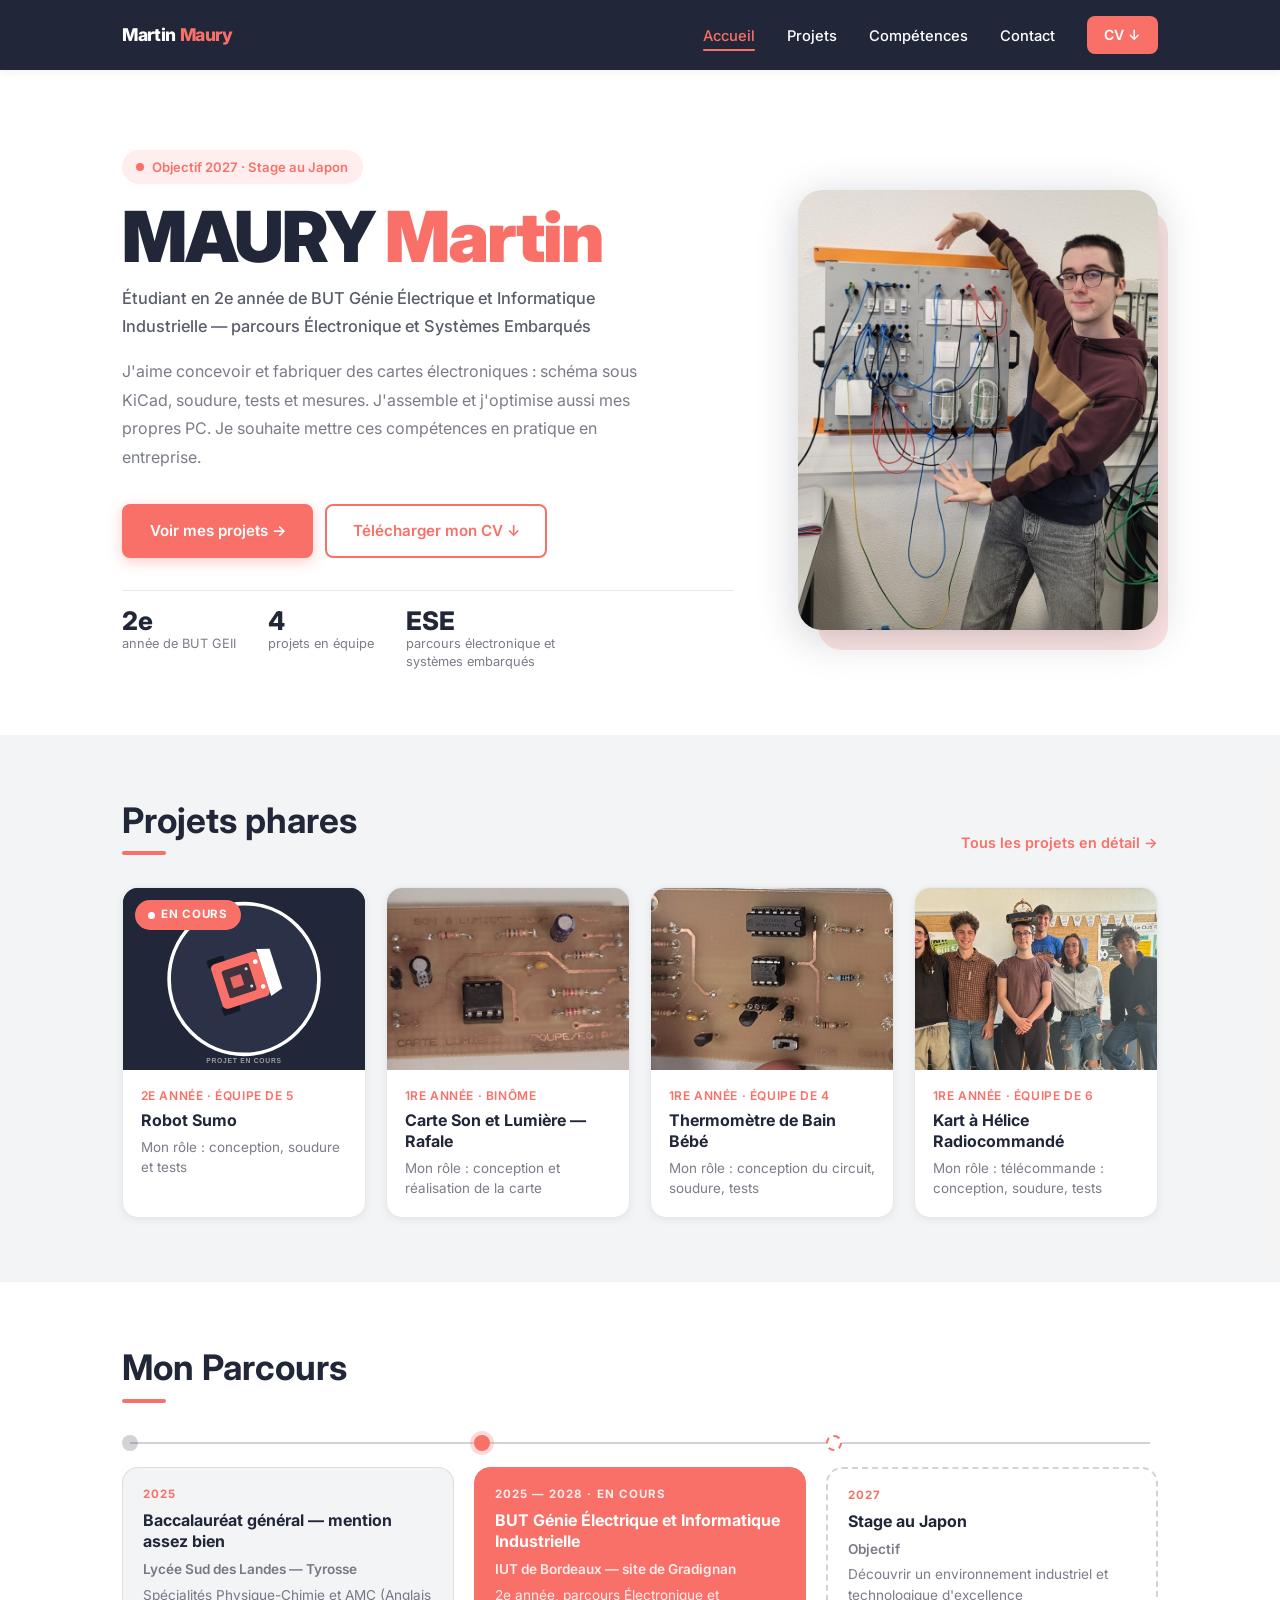
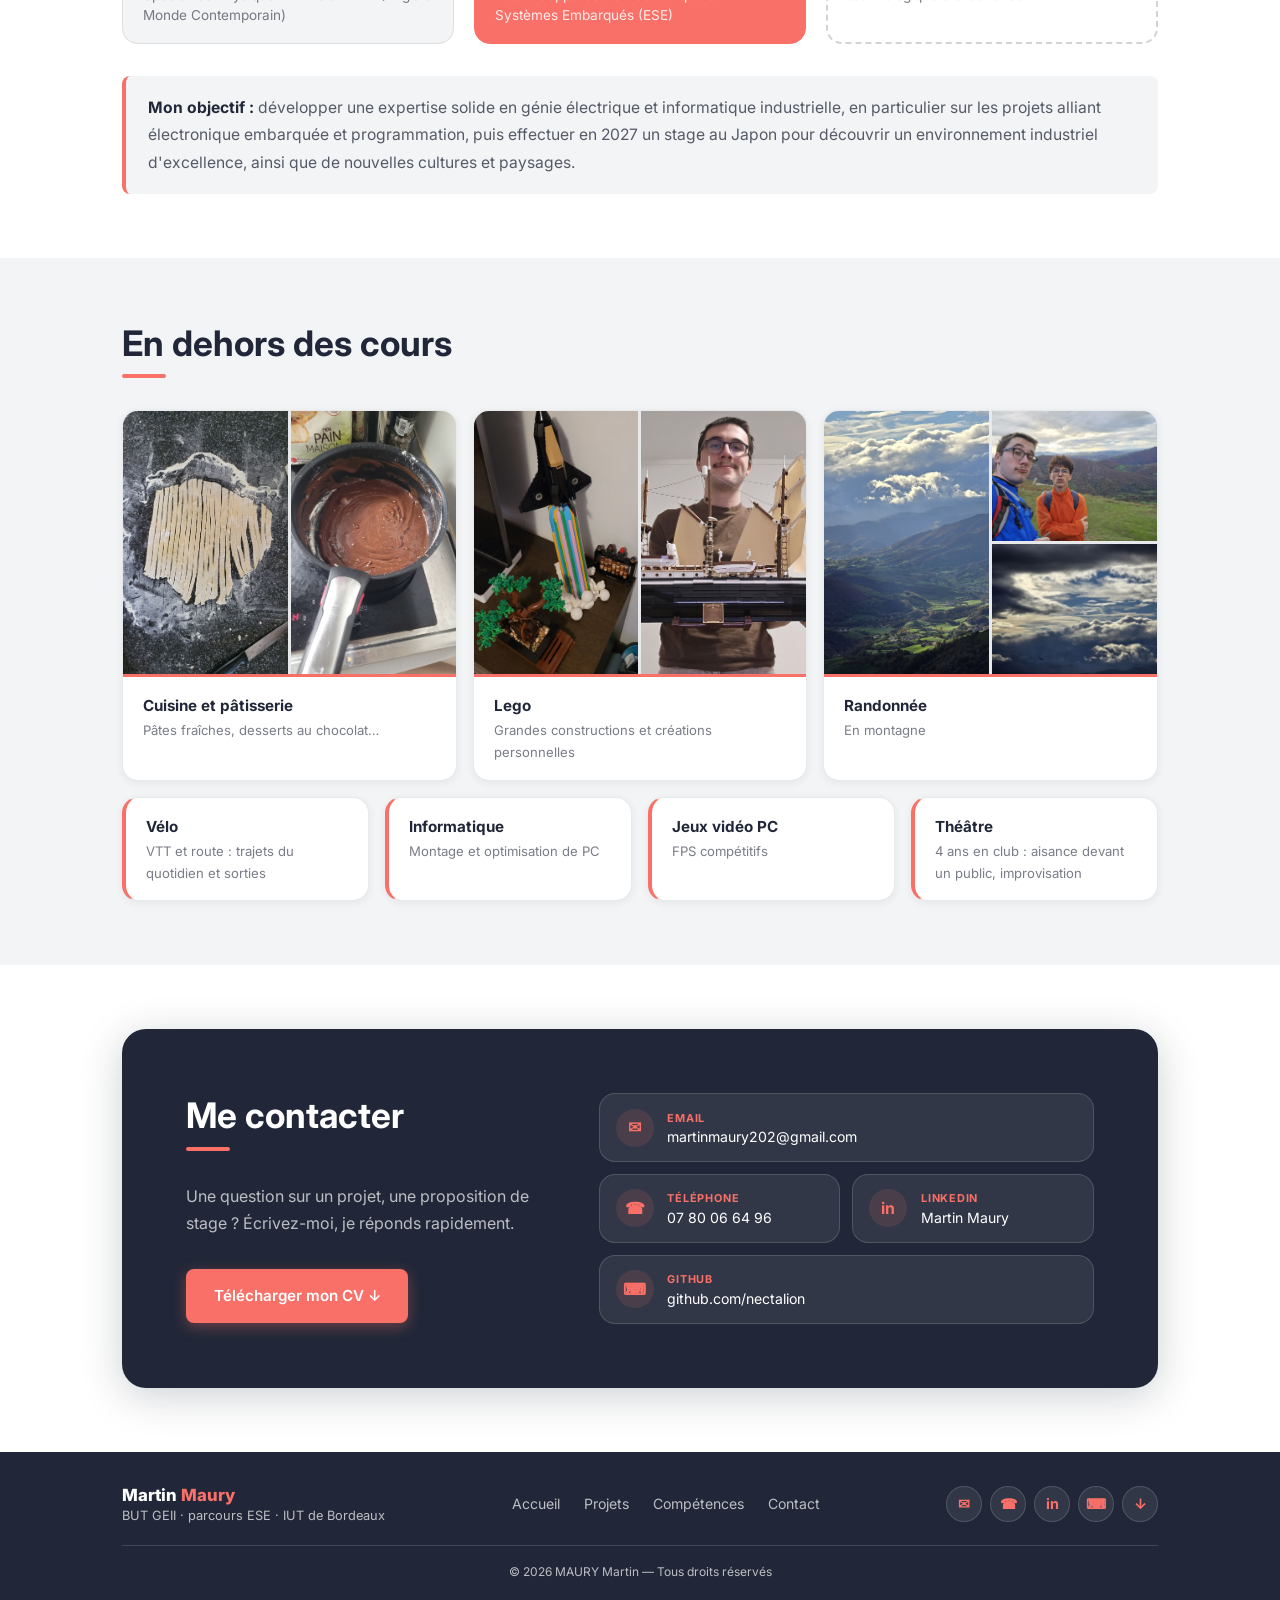
<file: index.html>
<!DOCTYPE html>
<html lang="fr">
<head>
  <meta charset="UTF-8" />
  <meta name="viewport" content="width=device-width, initial-scale=1.0" />
  <title>MAURY Martin — Portfolio</title>
  <meta name="description" content="Portfolio de Martin MAURY, étudiant en 2e année de BUT Génie Électrique et Informatique Industrielle (GEII), parcours Électronique et Systèmes Embarqués, à l'IUT de Bordeaux. Projets, compétences et parcours." />
  <meta name="author" content="MAURY Martin" />
  <link rel="stylesheet" href="style.css" />
</head>
<body class="corps-page">

  <!-- ===================================================
       NAVIGATION PRINCIPALE (identique sur toutes les pages)
       Le lien de la page courante porte la classe "actif".
       =================================================== -->
  <nav class="navbar" aria-label="Navigation principale">
    <!-- Checkbox invisible : ouvre / ferme le menu mobile (CSS pur) -->
    <input type="checkbox" id="nav-toggle" class="nav-checkbox" aria-hidden="true" tabindex="-1" />
    <div class="nav-conteneur">

      <a href="index.html" class="nav-logo">Martin <span>Maury</span></a>

      <label for="nav-toggle" class="nav-hamburger" aria-label="Ouvrir ou fermer le menu">
        <span class="nav-hamburger__trait"></span>
        <span class="nav-hamburger__trait"></span>
        <span class="nav-hamburger__trait"></span>
      </label>

      <ul class="nav-menu">
        <li><a href="index.html" class="nav-lien actif" aria-current="page">Accueil</a></li>
        <li><a href="projects.html" class="nav-lien">Projets</a></li>
        <li><a href="competences.html" class="nav-lien">Compétences</a></li>
        <li><a href="#contact" class="nav-lien">Contact</a></li>
        <li><a href="cv-martin-maury.pdf" class="nav-cv" download>CV ↓</a></li>
      </ul>
    </div>
  </nav>

  <main id="contenu-principal">

    <!-- ================= HÉROS ================= -->
    <section class="hero" aria-labelledby="hero-titre">
      <div class="conteneur">
        <div class="hero__grille">

          <div class="hero__texte">
            <p class="badge-objectif">Objectif 2027 · Stage au Japon</p>
            <h1 class="hero__nom" id="hero-titre">MAURY <span class="hero__prenom">Martin</span></h1>
            <p class="hero__role">Étudiant en 2e année de BUT Génie Électrique et Informatique Industrielle — parcours Électronique et Systèmes Embarqués</p>
            <p class="hero__intro">
              J'aime concevoir et fabriquer des cartes électroniques : schéma sous KiCad,
              soudure, tests et mesures. J'assemble et j'optimise aussi mes propres PC.
              Je souhaite mettre ces compétences en pratique en entreprise.
            </p>
            <div class="hero__cta">
              <a href="#projets" class="btn btn--accent">Voir mes projets →</a>
              <a href="cv-martin-maury.pdf" class="btn btn--outline" download>Télécharger mon CV ↓</a>
            </div>
            <dl class="chiffres">
              <div class="chiffre"><dt class="chiffre__valeur">2e</dt><dd class="chiffre__label">année de BUT GEII</dd></div>
              <div class="chiffre"><dt class="chiffre__valeur">4</dt><dd class="chiffre__label">projets en équipe</dd></div>
              <div class="chiffre"><dt class="chiffre__valeur">ESE</dt><dd class="chiffre__label">parcours électronique et systèmes embarqués</dd></div>
            </dl>
          </div>

          <div class="hero__photo-zone">
            <img src="images/profil.jpg" alt="Martin MAURY devant un banc de câblage électrique à l'IUT"
                 class="hero__photo" width="800" height="970" />
          </div>

        </div>
      </div>
    </section>


    <!-- ================= PROJETS PHARES ================= -->
    <section class="section section--teinte" id="projets" aria-labelledby="titre-projets-phares">
      <div class="conteneur">
        <div class="section__entete">
          <h2 class="titre-section" id="titre-projets-phares">Projets phares</h2>
          <a href="projects.html" class="lien-fleche">Tous les projets en détail →</a>
        </div>
        <div class="vignettes">
          <article class="vignette">
            <div class="vignette__image">
              <img src="images/projet4.svg" alt="Illustration provisoire d'un robot sumo sur son ring" class="image--entiere" width="1200" height="700" loading="lazy" />
              <span class="statut">En cours</span>
            </div>
            <div class="vignette__corps">
              <p class="vignette__meta">2e année · Équipe de 5</p>
              <h3 class="vignette__titre"><a href="projet4.html" class="vignette__lien">Robot Sumo</a></h3>
              <p class="vignette__role">Mon rôle : conception, soudure et tests</p>
            </div>
          </article>
          <article class="vignette">
            <div class="vignette__image">
              <img src="images/projet1.jpg" alt="Carte électronique son et lumière Rafale réalisée en binôme" class="" width="1400" height="826" loading="lazy" />
            </div>
            <div class="vignette__corps">
              <p class="vignette__meta">1re année · Binôme</p>
              <h3 class="vignette__titre"><a href="projet1.html" class="vignette__lien">Carte Son et Lumière — Rafale</a></h3>
              <p class="vignette__role">Mon rôle : conception et réalisation de la carte</p>
            </div>
          </article>
          <article class="vignette">
            <div class="vignette__image">
              <img src="images/projet2.jpg" alt="Carte électronique du thermomètre de bain pour bébé" class="" width="691" height="452" loading="lazy" />
            </div>
            <div class="vignette__corps">
              <p class="vignette__meta">1re année · Équipe de 4</p>
              <h3 class="vignette__titre"><a href="projet2.html" class="vignette__lien">Thermomètre de Bain Bébé</a></h3>
              <p class="vignette__role">Mon rôle : conception du circuit, soudure, tests</p>
            </div>
          </article>
          <article class="vignette">
            <div class="vignette__image">
              <img src="images/projet3.jpg" alt="L'équipe de six étudiants ayant réalisé le kart à hélice" class="" width="1021" height="591" loading="lazy" />
            </div>
            <div class="vignette__corps">
              <p class="vignette__meta">1re année · Équipe de 6</p>
              <h3 class="vignette__titre"><a href="projet3.html" class="vignette__lien">Kart à Hélice Radiocommandé</a></h3>
              <p class="vignette__role">Mon rôle : télécommande : conception, soudure, tests</p>
            </div>
          </article>
        </div>
      </div>
    </section>


    <!-- ================= PARCOURS ================= -->
    <section class="section" aria-labelledby="titre-parcours">
      <div class="conteneur">
        <h2 class="titre-section" id="titre-parcours">Mon Parcours</h2>
        <div class="frise">
          <div class="frise__etape">
            <div class="frise__point"></div>
            <div class="frise__carte">
              <span class="frise__annee">2025</span>
              <h3 class="frise__nom">Baccalauréat général — mention assez bien</h3>
              <p class="frise__lieu">Lycée Sud des Landes — Tyrosse</p>
              <p class="frise__detail">Spécialités Physique-Chimie et AMC (Anglais Monde Contemporain)</p>
            </div>
          </div>
          <div class="frise__etape frise__etape--actif">
            <div class="frise__point"></div>
            <div class="frise__carte">
              <span class="frise__annee">2025 — 2028 · En cours</span>
              <h3 class="frise__nom">BUT Génie Électrique et Informatique Industrielle</h3>
              <p class="frise__lieu">IUT de Bordeaux — site de Gradignan</p>
              <p class="frise__detail">2e année, parcours Électronique et Systèmes Embarqués (ESE)</p>
            </div>
          </div>
          <div class="frise__etape frise__etape--futur">
            <div class="frise__point"></div>
            <div class="frise__carte">
              <span class="frise__annee">2027</span>
              <h3 class="frise__nom">Stage au Japon</h3>
              <p class="frise__lieu">Objectif</p>
              <p class="frise__detail">Découvrir un environnement industriel et technologique d'excellence</p>
            </div>
          </div>
        </div>
        <p class="objectif">
          <strong>Mon objectif :</strong> développer une expertise solide en génie électrique et
          informatique industrielle, en particulier sur les projets alliant électronique embarquée
          et programmation, puis effectuer en 2027 un stage au Japon pour découvrir un
          environnement industriel d'excellence, ainsi que de nouvelles cultures et paysages.
        </p>
      </div>
    </section>


    <!-- ================= LOISIRS ================= -->
    <section class="section section--teinte" aria-labelledby="titre-loisirs">
      <div class="conteneur">
        <h2 class="titre-section" id="titre-loisirs">En dehors des cours</h2>
        <div class="loisirs-photos">
          <article class="loisir-carte">
            <div class="mosaique mosaique--2">
              <a href="#photo-cuisine-1" class="mosaique__lien" aria-label="Agrandir : Pâtes fraîches maison découpées sur le plan de travail">
                <img src="images/cuisine1.jpg" alt="Pâtes fraîches maison découpées sur le plan de travail" width="787" height="1400" loading="lazy" />
              </a>
              <a href="#photo-cuisine-2" class="mosaique__lien" aria-label="Agrandir : Crème au chocolat en préparation dans une casserole">
                <img src="images/cuisine2.jpg" alt="Crème au chocolat en préparation dans une casserole" width="787" height="1400" loading="lazy" />
              </a>
            </div>
            <div class="loisir-carte__corps">
              <p class="loisir__nom">Cuisine et pâtisserie</p>
              <p class="loisir__detail">Pâtes fraîches, desserts au chocolat…</p>
            </div>
          </article>
          <article class="loisir-carte">
            <div class="mosaique mosaique--2">
              <a href="#photo-lego-1" class="mosaique__lien" aria-label="Agrandir : Création Lego : navette spatiale au décollage">
                <img src="images/lego2.jpg" alt="Création Lego : navette spatiale au décollage" width="820" height="1400" loading="lazy" />
              </a>
              <a href="#photo-lego-2" class="mosaique__lien" aria-label="Agrandir : Martin présentant un grand voilier trois-mâts en Lego">
                <img src="images/lego1.jpg" alt="Martin présentant un grand voilier trois-mâts en Lego" width="1400" height="1091" loading="lazy" />
              </a>
            </div>
            <div class="loisir-carte__corps">
              <p class="loisir__nom">Lego</p>
              <p class="loisir__detail">Grandes constructions et créations personnelles</p>
            </div>
          </article>
          <article class="loisir-carte">
            <div class="mosaique mosaique--3">
              <a href="#photo-rando-1" class="mosaique__lien" aria-label="Agrandir : Vallée verdoyante vue depuis les crêtes">
                <img src="images/rando3.jpg" alt="Vallée verdoyante vue depuis les crêtes" width="1050" height="1400" loading="lazy" />
              </a>
              <a href="#photo-rando-2" class="mosaique__lien" aria-label="Agrandir : Selfie en randonnée sur les crêtes, entre amis">
                <img src="images/rando1.jpg" alt="Selfie en randonnée sur les crêtes, entre amis" width="1400" height="1050" loading="lazy" />
              </a>
              <a href="#photo-rando-3" class="mosaique__lien" aria-label="Agrandir : Ciel nuageux au-dessus des montagnes">
                <img src="images/rando2.jpg" alt="Ciel nuageux au-dessus des montagnes" width="1400" height="1050" loading="lazy" />
              </a>
            </div>
            <div class="loisir-carte__corps">
              <p class="loisir__nom">Randonnée</p>
              <p class="loisir__detail">En montagne</p>
            </div>
          </article>
        </div>
        <div class="loisirs">
          <div class="loisir">
            <p class="loisir__nom">Vélo</p>
            <p class="loisir__detail">VTT et route : trajets du quotidien et sorties</p>
          </div>
          <div class="loisir">
            <p class="loisir__nom">Informatique</p>
            <p class="loisir__detail">Montage et optimisation de PC</p>
          </div>
          <div class="loisir">
            <p class="loisir__nom">Jeux vidéo PC</p>
            <p class="loisir__detail">FPS compétitifs</p>
          </div>
          <div class="loisir">
            <p class="loisir__nom">Théâtre</p>
            <p class="loisir__detail">4 ans en club : aisance devant un public, improvisation</p>
          </div>
        </div>
      </div>
    </section>


    <!-- ================= CONTACT ================= -->
    <section class="section" id="contact" aria-labelledby="titre-contact">
      <div class="conteneur">
        <div class="contact">
          <div class="contact__texte">
            <h2 class="titre-section titre-section--blanc" id="titre-contact">Me contacter</h2>
            <p>Une question sur un projet, une proposition de stage ? Écrivez-moi, je réponds rapidement.</p>
            <a href="cv-martin-maury.pdf" class="btn btn--accent" download>Télécharger mon CV ↓</a>
          </div>
          <div class="contact__tuiles">
            <a href="mailto:martinmaury202@gmail.com" class="tuile-contact">
              <span class="tuile-contact__icone" aria-hidden="true">✉</span>
              <span class="tuile-contact__label">Email</span>
              <span class="tuile-contact__valeur">martinmaury202@gmail.com</span>
            </a>
            <a href="tel:+33780066496" class="tuile-contact">
              <span class="tuile-contact__icone" aria-hidden="true">☎</span>
              <span class="tuile-contact__label">Téléphone</span>
              <span class="tuile-contact__valeur">07 80 06 64 96</span>
            </a>
            <a href="https://www.linkedin.com/in/martin-maury-9a10003b6/" class="tuile-contact" target="_blank" rel="noopener">
              <span class="tuile-contact__icone" aria-hidden="true">in</span>
              <span class="tuile-contact__label">LinkedIn</span>
              <span class="tuile-contact__valeur">Martin Maury</span>
            </a>
            <a href="https://github.com/nectalion" class="tuile-contact" target="_blank" rel="noopener">
              <span class="tuile-contact__icone" aria-hidden="true">⌨</span>
              <span class="tuile-contact__label">GitHub</span>
              <span class="tuile-contact__valeur">github.com/nectalion</span>
            </a>
          </div>
        </div>
      </div>
    </section>

  </main>

  <!-- ===================================================
       VISIONNEUSES PHOTO (CSS pur)
       Un clic sur une photo ouvre l'URL #photo-xxx : la vue correspondante
       s'affiche grâce au sélecteur :target. « × » ou un clic sur le fond la ferme.
       =================================================== -->
  <div class="visionneuse" id="photo-cuisine-1" role="dialog" aria-label="Cuisine et pâtisserie : photo 1 sur 2">
    <a href="#fermer" class="visionneuse__fond" aria-label="Fermer"></a>
    <img src="images/cuisine1.jpg" alt="Pâtes fraîches maison découpées sur le plan de travail" class="visionneuse__image" width="787" height="1400" loading="lazy" />
    <p class="visionneuse__legende">Cuisine et pâtisserie — 1 / 2</p>
    <a href="#photo-cuisine-2" class="visionneuse__bouton visionneuse__precedent" aria-label="Photo précédente">‹</a>
    <a href="#photo-cuisine-2" class="visionneuse__bouton visionneuse__suivant" aria-label="Photo suivante">›</a>
    <a href="#fermer" class="visionneuse__bouton visionneuse__fermer" aria-label="Fermer">×</a>
  </div>
  <div class="visionneuse" id="photo-cuisine-2" role="dialog" aria-label="Cuisine et pâtisserie : photo 2 sur 2">
    <a href="#fermer" class="visionneuse__fond" aria-label="Fermer"></a>
    <img src="images/cuisine2.jpg" alt="Crème au chocolat en préparation dans une casserole" class="visionneuse__image" width="787" height="1400" loading="lazy" />
    <p class="visionneuse__legende">Cuisine et pâtisserie — 2 / 2</p>
    <a href="#photo-cuisine-1" class="visionneuse__bouton visionneuse__precedent" aria-label="Photo précédente">‹</a>
    <a href="#photo-cuisine-1" class="visionneuse__bouton visionneuse__suivant" aria-label="Photo suivante">›</a>
    <a href="#fermer" class="visionneuse__bouton visionneuse__fermer" aria-label="Fermer">×</a>
  </div>
  <div class="visionneuse" id="photo-lego-1" role="dialog" aria-label="Lego : photo 1 sur 2">
    <a href="#fermer" class="visionneuse__fond" aria-label="Fermer"></a>
    <img src="images/lego2.jpg" alt="Création Lego : navette spatiale au décollage" class="visionneuse__image" width="820" height="1400" loading="lazy" />
    <p class="visionneuse__legende">Lego — 1 / 2</p>
    <a href="#photo-lego-2" class="visionneuse__bouton visionneuse__precedent" aria-label="Photo précédente">‹</a>
    <a href="#photo-lego-2" class="visionneuse__bouton visionneuse__suivant" aria-label="Photo suivante">›</a>
    <a href="#fermer" class="visionneuse__bouton visionneuse__fermer" aria-label="Fermer">×</a>
  </div>
  <div class="visionneuse" id="photo-lego-2" role="dialog" aria-label="Lego : photo 2 sur 2">
    <a href="#fermer" class="visionneuse__fond" aria-label="Fermer"></a>
    <img src="images/lego1.jpg" alt="Martin présentant un grand voilier trois-mâts en Lego" class="visionneuse__image" width="1400" height="1091" loading="lazy" />
    <p class="visionneuse__legende">Lego — 2 / 2</p>
    <a href="#photo-lego-1" class="visionneuse__bouton visionneuse__precedent" aria-label="Photo précédente">‹</a>
    <a href="#photo-lego-1" class="visionneuse__bouton visionneuse__suivant" aria-label="Photo suivante">›</a>
    <a href="#fermer" class="visionneuse__bouton visionneuse__fermer" aria-label="Fermer">×</a>
  </div>
  <div class="visionneuse" id="photo-rando-1" role="dialog" aria-label="Randonnée : photo 1 sur 3">
    <a href="#fermer" class="visionneuse__fond" aria-label="Fermer"></a>
    <img src="images/rando3.jpg" alt="Vallée verdoyante vue depuis les crêtes" class="visionneuse__image" width="1050" height="1400" loading="lazy" />
    <p class="visionneuse__legende">Randonnée — 1 / 3</p>
    <a href="#photo-rando-3" class="visionneuse__bouton visionneuse__precedent" aria-label="Photo précédente">‹</a>
    <a href="#photo-rando-2" class="visionneuse__bouton visionneuse__suivant" aria-label="Photo suivante">›</a>
    <a href="#fermer" class="visionneuse__bouton visionneuse__fermer" aria-label="Fermer">×</a>
  </div>
  <div class="visionneuse" id="photo-rando-2" role="dialog" aria-label="Randonnée : photo 2 sur 3">
    <a href="#fermer" class="visionneuse__fond" aria-label="Fermer"></a>
    <img src="images/rando1.jpg" alt="Selfie en randonnée sur les crêtes, entre amis" class="visionneuse__image" width="1400" height="1050" loading="lazy" />
    <p class="visionneuse__legende">Randonnée — 2 / 3</p>
    <a href="#photo-rando-1" class="visionneuse__bouton visionneuse__precedent" aria-label="Photo précédente">‹</a>
    <a href="#photo-rando-3" class="visionneuse__bouton visionneuse__suivant" aria-label="Photo suivante">›</a>
    <a href="#fermer" class="visionneuse__bouton visionneuse__fermer" aria-label="Fermer">×</a>
  </div>
  <div class="visionneuse" id="photo-rando-3" role="dialog" aria-label="Randonnée : photo 3 sur 3">
    <a href="#fermer" class="visionneuse__fond" aria-label="Fermer"></a>
    <img src="images/rando2.jpg" alt="Ciel nuageux au-dessus des montagnes" class="visionneuse__image" width="1400" height="1050" loading="lazy" />
    <p class="visionneuse__legende">Randonnée — 3 / 3</p>
    <a href="#photo-rando-2" class="visionneuse__bouton visionneuse__precedent" aria-label="Photo précédente">‹</a>
    <a href="#photo-rando-1" class="visionneuse__bouton visionneuse__suivant" aria-label="Photo suivante">›</a>
    <a href="#fermer" class="visionneuse__bouton visionneuse__fermer" aria-label="Fermer">×</a>
  </div>

  <!-- ===================================================
       PIED DE PAGE (compact, identique sur toutes les pages)
       =================================================== -->
  <footer class="footer">
    <div class="conteneur footer__ligne">
      <div class="footer__identite">
        <span class="footer__logo">Martin <span>Maury</span></span>
        <span class="footer__tagline">BUT GEII · parcours ESE · IUT de Bordeaux</span>
      </div>
      <nav class="footer__nav" aria-label="Navigation pied de page">
          <a href="index.html" class="footer__lien">Accueil</a>
          <a href="projects.html" class="footer__lien">Projets</a>
          <a href="competences.html" class="footer__lien">Compétences</a>
          <a href="#contact" class="footer__lien">Contact</a>
      </nav>
      <div class="footer__icones">
          <a href="mailto:martinmaury202@gmail.com" class="footer__icone" aria-label="Email" title="Email">✉</a>
          <a href="tel:+33780066496" class="footer__icone" aria-label="Téléphone" title="Téléphone">☎</a>
          <a href="https://www.linkedin.com/in/martin-maury-9a10003b6/" class="footer__icone" aria-label="LinkedIn" title="LinkedIn" target="_blank" rel="noopener">in</a>
          <a href="https://github.com/nectalion" class="footer__icone" aria-label="GitHub" title="GitHub" target="_blank" rel="noopener">⌨</a>
          <a href="cv-martin-maury.pdf" class="footer__icone" aria-label="Télécharger mon CV (PDF)" title="Télécharger mon CV (PDF)" download>↓</a>
      </div>
    </div>
    <div class="conteneur">
      <p class="footer__copyright">© 2026 MAURY Martin — Tous droits réservés</p>
    </div>
  </footer>

</body>
</html>
</file>
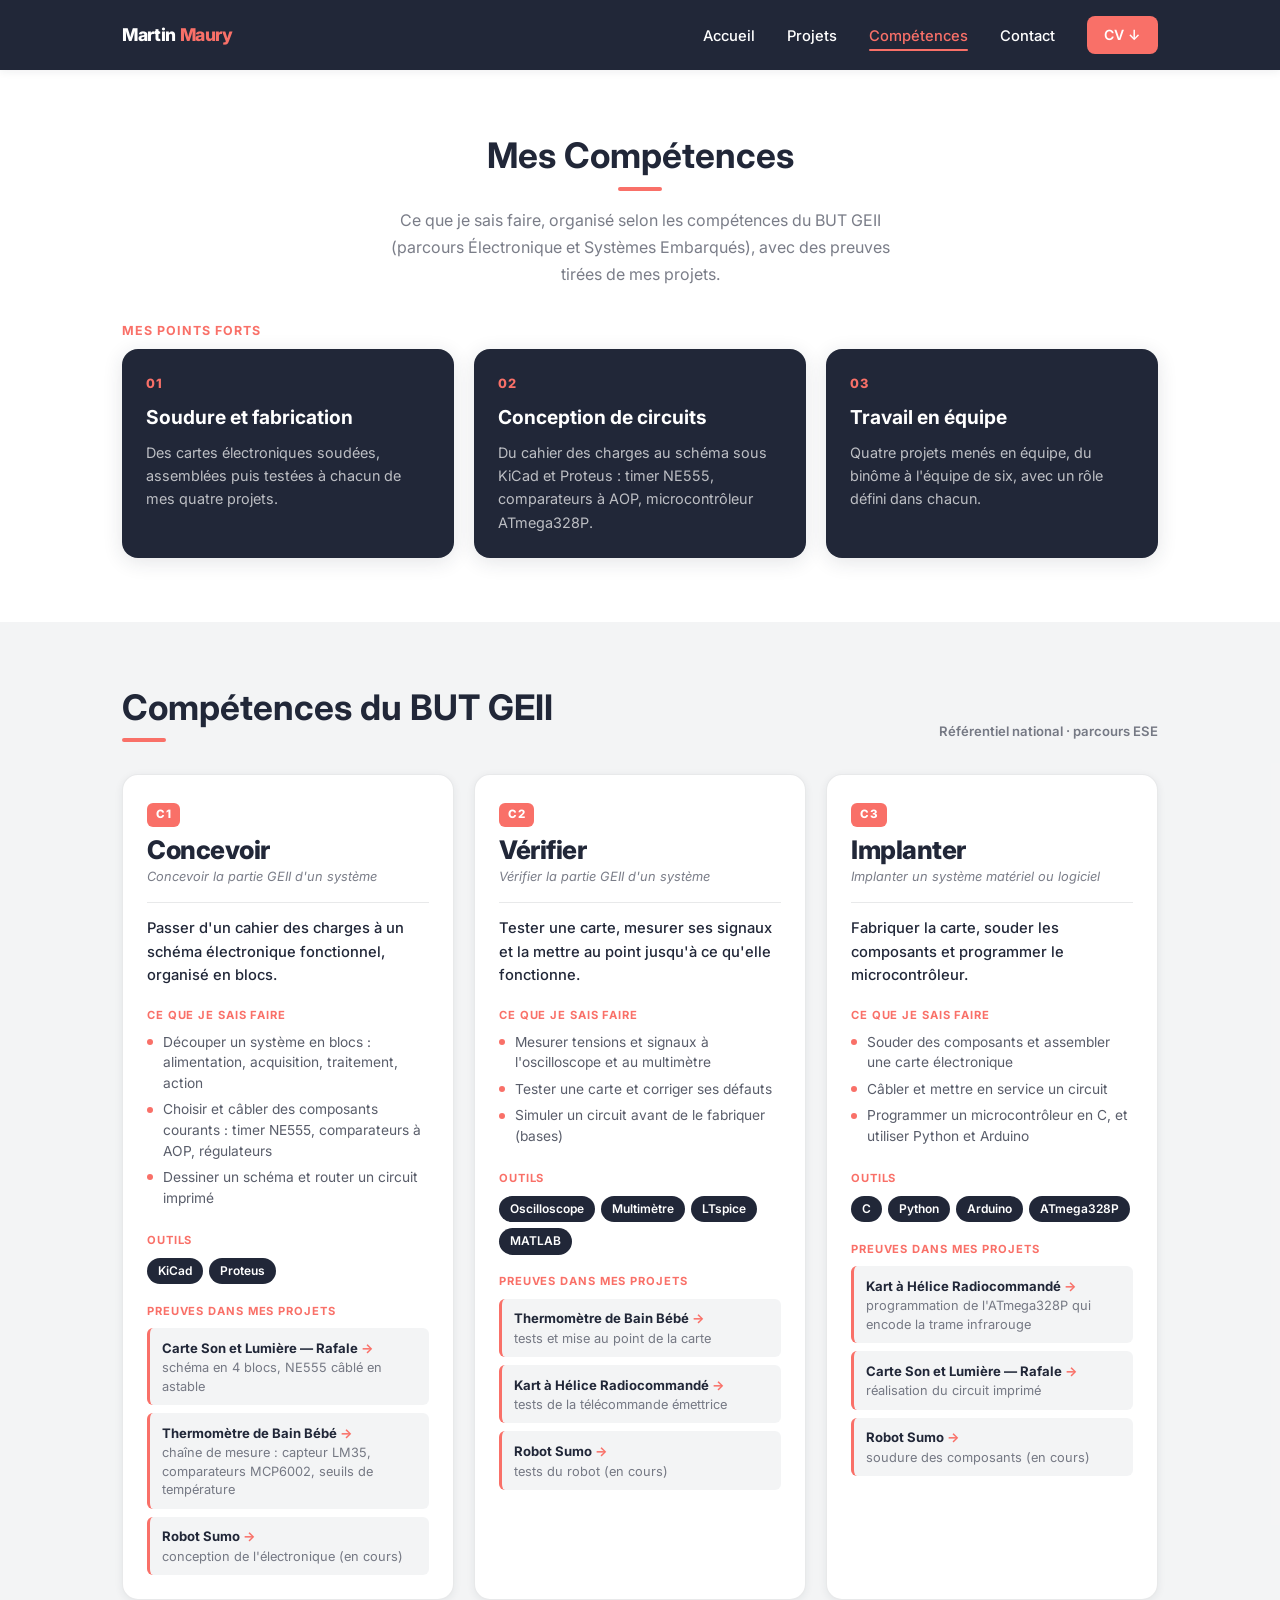
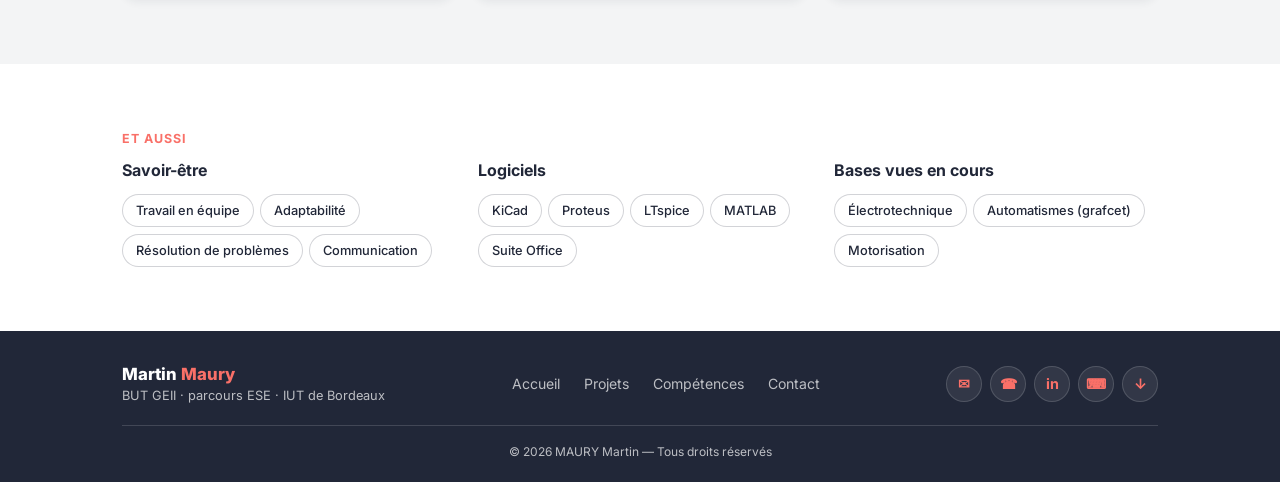
<file: competences.html>
<!DOCTYPE html>
<html lang="fr">
<head>
  <meta charset="UTF-8" />
  <meta name="viewport" content="width=device-width, initial-scale=1.0" />
  <title>Compétences — MAURY Martin</title>
  <meta name="description" content="Compétences de Martin MAURY, étudiant en BUT GEII parcours ESE : concevoir, vérifier et implanter des systèmes électroniques. Soudure, conception de circuits sous KiCad et Proteus, mesures, programmation d'ATmega328P." />
  <meta name="author" content="MAURY Martin" />
  <link rel="stylesheet" href="style.css" />
</head>
<body class="corps-page">

  <!-- ===================================================
       NAVIGATION PRINCIPALE (identique sur toutes les pages)
       Le lien de la page courante porte la classe "actif".
       =================================================== -->
  <nav class="navbar" aria-label="Navigation principale">
    <!-- Checkbox invisible : ouvre / ferme le menu mobile (CSS pur) -->
    <input type="checkbox" id="nav-toggle" class="nav-checkbox" aria-hidden="true" tabindex="-1" />
    <div class="nav-conteneur">

      <a href="index.html" class="nav-logo">Martin <span>Maury</span></a>

      <label for="nav-toggle" class="nav-hamburger" aria-label="Ouvrir ou fermer le menu">
        <span class="nav-hamburger__trait"></span>
        <span class="nav-hamburger__trait"></span>
        <span class="nav-hamburger__trait"></span>
      </label>

      <ul class="nav-menu">
        <li><a href="index.html" class="nav-lien">Accueil</a></li>
        <li><a href="projects.html" class="nav-lien">Projets</a></li>
        <li><a href="competences.html" class="nav-lien actif" aria-current="page">Compétences</a></li>
        <li><a href="index.html#contact" class="nav-lien">Contact</a></li>
        <li><a href="cv-martin-maury.pdf" class="nav-cv" download>CV ↓</a></li>
      </ul>
    </div>
  </nav>

  <main id="contenu-principal">

    <header class="en-tete-page">
      <div class="conteneur">
        <h1 class="titre-section">Mes Compétences</h1>
        <p class="en-tete-page__sous-titre">
          Ce que je sais faire, organisé selon les compétences du BUT GEII
          (parcours Électronique et Systèmes Embarqués), avec des preuves tirées de mes projets.
        </p>
      </div>
    </header>

    <!-- ================= POINTS FORTS ================= -->
    <section class="section section--serree" aria-labelledby="titre-points-forts">
      <div class="conteneur">
        <h2 class="sur-titre" id="titre-points-forts">Mes points forts</h2>
        <div class="points-forts">
          <article class="point-fort">
            <span class="point-fort__num">01</span>
            <h3 class="point-fort__titre">Soudure et fabrication</h3>
            <p class="point-fort__texte">Des cartes électroniques soudées, assemblées puis testées à chacun de mes quatre projets.</p>
          </article>
          <article class="point-fort">
            <span class="point-fort__num">02</span>
            <h3 class="point-fort__titre">Conception de circuits</h3>
            <p class="point-fort__texte">Du cahier des charges au schéma sous KiCad et Proteus : timer NE555, comparateurs à AOP, microcontrôleur ATmega328P.</p>
          </article>
          <article class="point-fort">
            <span class="point-fort__num">03</span>
            <h3 class="point-fort__titre">Travail en équipe</h3>
            <p class="point-fort__texte">Quatre projets menés en équipe, du binôme à l'équipe de six, avec un rôle défini dans chacun.</p>
          </article>
        </div>
      </div>
    </section>

    <!-- ================= COMPÉTENCES DU BUT ================= -->
    <section class="section section--teinte" aria-labelledby="titre-comp-but">
      <div class="conteneur">
        <div class="section__entete">
          <h2 class="titre-section" id="titre-comp-but">Compétences du BUT GEII</h2>
          <p class="section__note">Référentiel national · parcours ESE</p>
        </div>
        <div class="comps-but">
          <article class="comp-but">
            <header class="comp-but__entete">
              <span class="comp-but__code">C1</span>
              <h3 class="comp-but__verbe">Concevoir</h3>
              <p class="comp-but__officiel">Concevoir la partie GEII d'un système</p>
            </header>
            <p class="comp-but__clair">Passer d'un cahier des charges à un schéma électronique fonctionnel, organisé en blocs.</p>

            <h4 class="comp-but__sous-titre">Ce que je sais faire</h4>
            <ul class="comp-but__liste">
              <li>Découper un système en blocs : alimentation, acquisition, traitement, action</li>
              <li>Choisir et câbler des composants courants : timer NE555, comparateurs à AOP, régulateurs</li>
              <li>Dessiner un schéma et router un circuit imprimé</li>
            </ul>

            <h4 class="comp-but__sous-titre">Outils</h4>
            <p class="comp-but__outils"><span class="outil">KiCad</span><span class="outil">Proteus</span></p>

            <h4 class="comp-but__sous-titre">Preuves dans mes projets</h4>
            <ul class="preuves">
              <li><a href="projet1.html" class="preuve__projet">Carte Son et Lumière — Rafale</a><span class="preuve__texte">schéma en 4 blocs, NE555 câblé en astable</span></li>
              <li><a href="projet2.html" class="preuve__projet">Thermomètre de Bain Bébé</a><span class="preuve__texte">chaîne de mesure : capteur LM35, comparateurs MCP6002, seuils de température</span></li>
              <li><a href="projet4.html" class="preuve__projet">Robot Sumo</a><span class="preuve__texte">conception de l'électronique (en cours)</span></li>
            </ul>
          </article>
          <article class="comp-but">
            <header class="comp-but__entete">
              <span class="comp-but__code">C2</span>
              <h3 class="comp-but__verbe">Vérifier</h3>
              <p class="comp-but__officiel">Vérifier la partie GEII d'un système</p>
            </header>
            <p class="comp-but__clair">Tester une carte, mesurer ses signaux et la mettre au point jusqu'à ce qu'elle fonctionne.</p>

            <h4 class="comp-but__sous-titre">Ce que je sais faire</h4>
            <ul class="comp-but__liste">
              <li>Mesurer tensions et signaux à l'oscilloscope et au multimètre</li>
              <li>Tester une carte et corriger ses défauts</li>
              <li>Simuler un circuit avant de le fabriquer (bases)</li>
            </ul>

            <h4 class="comp-but__sous-titre">Outils</h4>
            <p class="comp-but__outils"><span class="outil">Oscilloscope</span><span class="outil">Multimètre</span><span class="outil">LTspice</span><span class="outil">MATLAB</span></p>

            <h4 class="comp-but__sous-titre">Preuves dans mes projets</h4>
            <ul class="preuves">
              <li><a href="projet2.html" class="preuve__projet">Thermomètre de Bain Bébé</a><span class="preuve__texte">tests et mise au point de la carte</span></li>
              <li><a href="projet3.html" class="preuve__projet">Kart à Hélice Radiocommandé</a><span class="preuve__texte">tests de la télécommande émettrice</span></li>
              <li><a href="projet4.html" class="preuve__projet">Robot Sumo</a><span class="preuve__texte">tests du robot (en cours)</span></li>
            </ul>
          </article>
          <article class="comp-but">
            <header class="comp-but__entete">
              <span class="comp-but__code">C3</span>
              <h3 class="comp-but__verbe">Implanter</h3>
              <p class="comp-but__officiel">Implanter un système matériel ou logiciel</p>
            </header>
            <p class="comp-but__clair">Fabriquer la carte, souder les composants et programmer le microcontrôleur.</p>

            <h4 class="comp-but__sous-titre">Ce que je sais faire</h4>
            <ul class="comp-but__liste">
              <li>Souder des composants et assembler une carte électronique</li>
              <li>Câbler et mettre en service un circuit</li>
              <li>Programmer un microcontrôleur en C, et utiliser Python et Arduino</li>
            </ul>

            <h4 class="comp-but__sous-titre">Outils</h4>
            <p class="comp-but__outils"><span class="outil">C</span><span class="outil">Python</span><span class="outil">Arduino</span><span class="outil">ATmega328P</span></p>

            <h4 class="comp-but__sous-titre">Preuves dans mes projets</h4>
            <ul class="preuves">
              <li><a href="projet3.html" class="preuve__projet">Kart à Hélice Radiocommandé</a><span class="preuve__texte">programmation de l'ATmega328P qui encode la trame infrarouge</span></li>
              <li><a href="projet1.html" class="preuve__projet">Carte Son et Lumière — Rafale</a><span class="preuve__texte">réalisation du circuit imprimé</span></li>
              <li><a href="projet4.html" class="preuve__projet">Robot Sumo</a><span class="preuve__texte">soudure des composants (en cours)</span></li>
            </ul>
          </article>
        </div>
      </div>
    </section>

    <!-- ================= ET AUSSI ================= -->
    <section class="section" aria-labelledby="titre-et-aussi">
      <div class="conteneur">
        <h2 class="sur-titre" id="titre-et-aussi">Et aussi</h2>
        <div class="et-aussi">
          <div class="et-aussi__groupe">
            <h3 class="et-aussi__titre">Savoir-être</h3>
            <p class="et-aussi__pastilles"><span class="pastille">Travail en équipe</span><span class="pastille">Adaptabilité</span><span class="pastille">Résolution de problèmes</span><span class="pastille">Communication</span></p>
          </div>
          <div class="et-aussi__groupe">
            <h3 class="et-aussi__titre">Logiciels</h3>
            <p class="et-aussi__pastilles"><span class="pastille">KiCad</span><span class="pastille">Proteus</span><span class="pastille">LTspice</span><span class="pastille">MATLAB</span><span class="pastille">Suite Office</span></p>
          </div>
          <div class="et-aussi__groupe">
            <h3 class="et-aussi__titre">Bases vues en cours</h3>
            <p class="et-aussi__pastilles"><span class="pastille">Électrotechnique</span><span class="pastille">Automatismes (grafcet)</span><span class="pastille">Motorisation</span></p>
          </div>
        </div>
      </div>
    </section>

  </main>

  <!-- ===================================================
       PIED DE PAGE (compact, identique sur toutes les pages)
       =================================================== -->
  <footer class="footer">
    <div class="conteneur footer__ligne">
      <div class="footer__identite">
        <span class="footer__logo">Martin <span>Maury</span></span>
        <span class="footer__tagline">BUT GEII · parcours ESE · IUT de Bordeaux</span>
      </div>
      <nav class="footer__nav" aria-label="Navigation pied de page">
          <a href="index.html" class="footer__lien">Accueil</a>
          <a href="projects.html" class="footer__lien">Projets</a>
          <a href="competences.html" class="footer__lien">Compétences</a>
          <a href="index.html#contact" class="footer__lien">Contact</a>
      </nav>
      <div class="footer__icones">
          <a href="mailto:martinmaury202@gmail.com" class="footer__icone" aria-label="Email" title="Email">✉</a>
          <a href="tel:+33780066496" class="footer__icone" aria-label="Téléphone" title="Téléphone">☎</a>
          <a href="https://www.linkedin.com/in/martin-maury-9a10003b6/" class="footer__icone" aria-label="LinkedIn" title="LinkedIn" target="_blank" rel="noopener">in</a>
          <a href="https://github.com/nectalion" class="footer__icone" aria-label="GitHub" title="GitHub" target="_blank" rel="noopener">⌨</a>
          <a href="cv-martin-maury.pdf" class="footer__icone" aria-label="Télécharger mon CV (PDF)" title="Télécharger mon CV (PDF)" download>↓</a>
      </div>
    </div>
    <div class="conteneur">
      <p class="footer__copyright">© 2026 MAURY Martin — Tous droits réservés</p>
    </div>
  </footer>

</body>
</html>
</file>
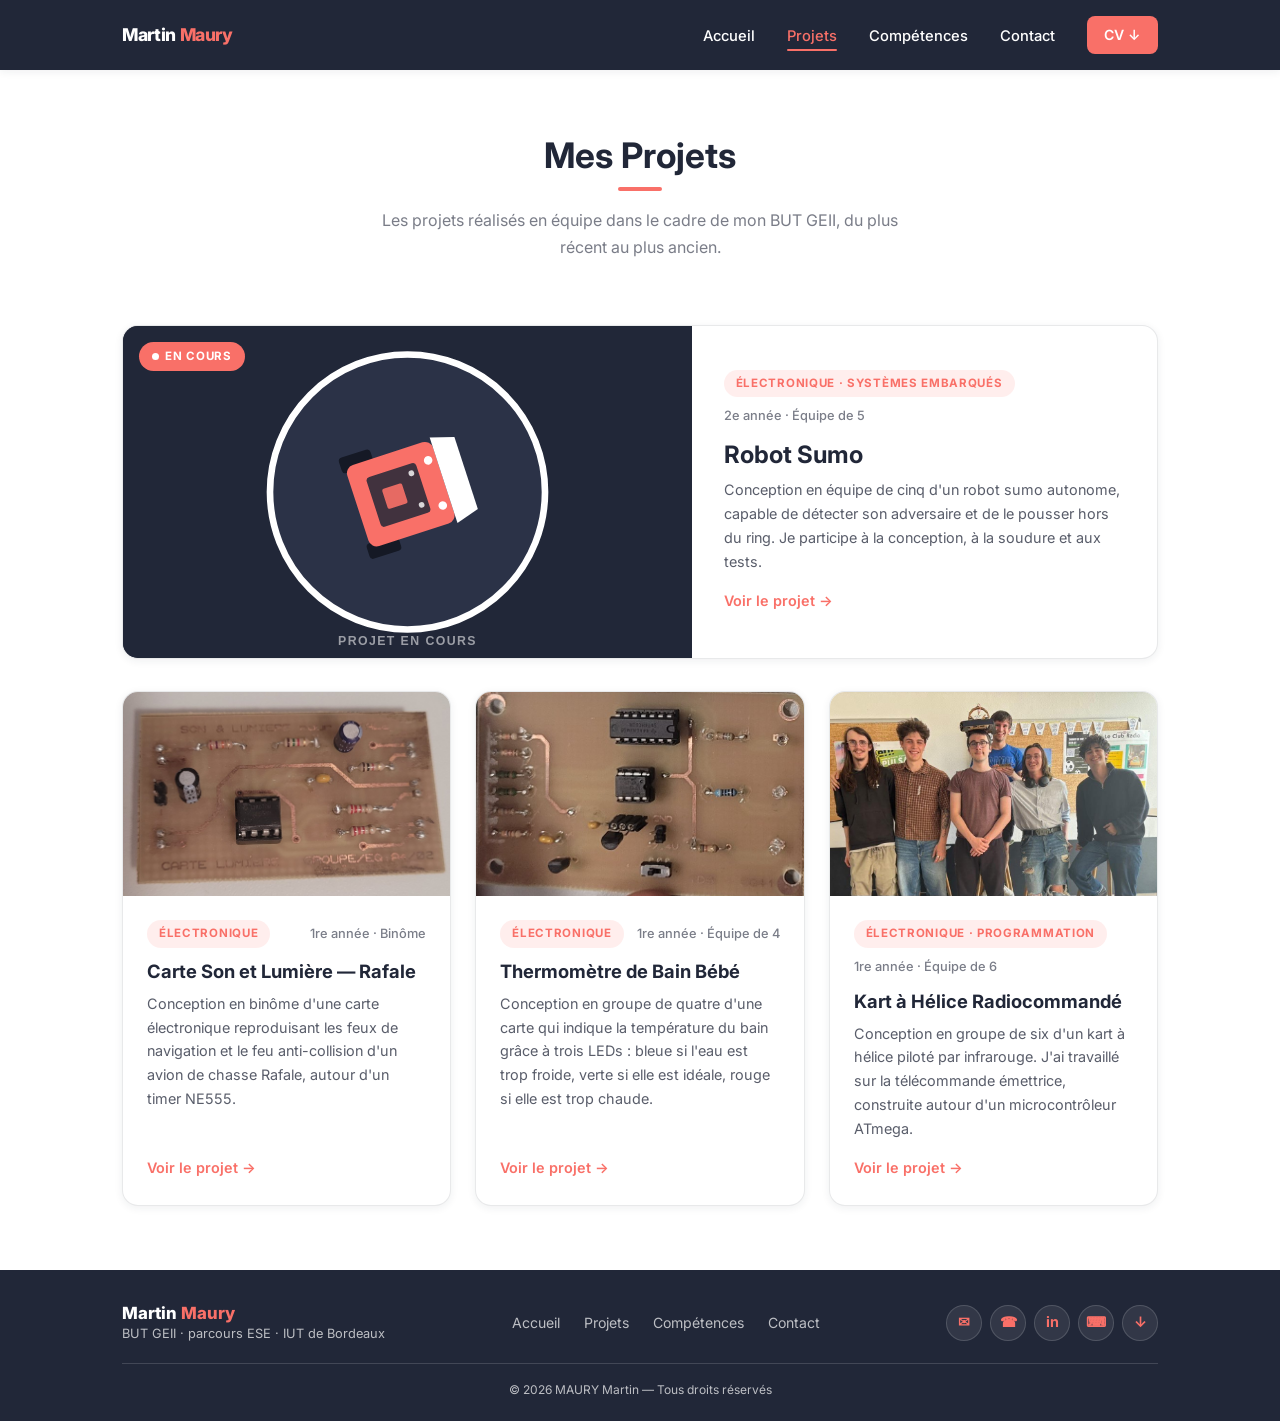
<file: projects.html>
<!DOCTYPE html>
<html lang="fr">
<head>
  <meta charset="UTF-8" />
  <meta name="viewport" content="width=device-width, initial-scale=1.0" />
  <title>Projets — MAURY Martin</title>
  <meta name="description" content="Projets de Martin MAURY en BUT GEII : robot sumo, carte son et lumière Rafale, thermomètre de bain bébé et kart à hélice radiocommandé." />
  <meta name="author" content="MAURY Martin" />
  <link rel="stylesheet" href="style.css" />
</head>
<body class="corps-page">

  <!-- ===================================================
       NAVIGATION PRINCIPALE (identique sur toutes les pages)
       Le lien de la page courante porte la classe "actif".
       =================================================== -->
  <nav class="navbar" aria-label="Navigation principale">
    <!-- Checkbox invisible : ouvre / ferme le menu mobile (CSS pur) -->
    <input type="checkbox" id="nav-toggle" class="nav-checkbox" aria-hidden="true" tabindex="-1" />
    <div class="nav-conteneur">

      <a href="index.html" class="nav-logo">Martin <span>Maury</span></a>

      <label for="nav-toggle" class="nav-hamburger" aria-label="Ouvrir ou fermer le menu">
        <span class="nav-hamburger__trait"></span>
        <span class="nav-hamburger__trait"></span>
        <span class="nav-hamburger__trait"></span>
      </label>

      <ul class="nav-menu">
        <li><a href="index.html" class="nav-lien">Accueil</a></li>
        <li><a href="projects.html" class="nav-lien actif" aria-current="page">Projets</a></li>
        <li><a href="competences.html" class="nav-lien">Compétences</a></li>
        <li><a href="index.html#contact" class="nav-lien">Contact</a></li>
        <li><a href="cv-martin-maury.pdf" class="nav-cv" download>CV ↓</a></li>
      </ul>
    </div>
  </nav>

  <main id="contenu-principal">

    <header class="en-tete-page">
      <div class="conteneur">
        <h1 class="titre-section" id="titre-projets">Mes Projets</h1>
        <p class="en-tete-page__sous-titre">
          Les projets réalisés en équipe dans le cadre de mon BUT GEII,
          du plus récent au plus ancien.
        </p>
      </div>
    </header>

    <section class="section" aria-labelledby="titre-projets">
      <div class="conteneur">
        <div class="grille-projets">

          <!-- ===== Robot Sumo → projet4.html ===== -->
          <article class="carte carte--vedette">
            <div class="carte__image-zone">
              <img src="images/projet4.svg" alt="Illustration provisoire d'un robot sumo sur son ring" class="carte__image image--entiere"
                   width="1200" height="700" loading="eager" />
              <span class="statut">En cours</span>
            </div>
            <div class="carte__corps">
              <div class="carte__entete">
                <span class="tag">Électronique · Systèmes embarqués</span>
                <span class="carte__meta">2e année · Équipe de 5</span>
              </div>
              <h2 class="carte__titre">Robot Sumo</h2>
              <p class="carte__description">Conception en équipe de cinq d'un robot sumo autonome, capable de détecter son adversaire et de le pousser hors du ring. Je participe à la conception, à la soudure et aux tests.</p>
              <a href="projet4.html" class="lien-fleche carte__lien">Voir le projet →</a>
            </div>
          </article>
          <!-- ===== Carte Son et Lumière — Rafale → projet1.html ===== -->
          <article class="carte">
            <div class="carte__image-zone">
              <img src="images/projet1.jpg" alt="Carte électronique son et lumière Rafale réalisée en binôme" class="carte__image"
                   width="1400" height="826" loading="eager" />
            </div>
            <div class="carte__corps">
              <div class="carte__entete">
                <span class="tag">Électronique</span>
                <span class="carte__meta">1re année · Binôme</span>
              </div>
              <h2 class="carte__titre">Carte Son et Lumière — Rafale</h2>
              <p class="carte__description">Conception en binôme d'une carte électronique reproduisant les feux de navigation et le feu anti-collision d'un avion de chasse Rafale, autour d'un timer NE555.</p>
              <a href="projet1.html" class="lien-fleche carte__lien">Voir le projet →</a>
            </div>
          </article>
          <!-- ===== Thermomètre de Bain Bébé → projet2.html ===== -->
          <article class="carte">
            <div class="carte__image-zone">
              <img src="images/projet2.jpg" alt="Carte électronique du thermomètre de bain pour bébé" class="carte__image"
                   width="691" height="452" loading="eager" />
            </div>
            <div class="carte__corps">
              <div class="carte__entete">
                <span class="tag">Électronique</span>
                <span class="carte__meta">1re année · Équipe de 4</span>
              </div>
              <h2 class="carte__titre">Thermomètre de Bain Bébé</h2>
              <p class="carte__description">Conception en groupe de quatre d'une carte qui indique la température du bain grâce à trois LEDs : bleue si l'eau est trop froide, verte si elle est idéale, rouge si elle est trop chaude.</p>
              <a href="projet2.html" class="lien-fleche carte__lien">Voir le projet →</a>
            </div>
          </article>
          <!-- ===== Kart à Hélice Radiocommandé → projet3.html ===== -->
          <article class="carte">
            <div class="carte__image-zone">
              <img src="images/projet3.jpg" alt="L'équipe de six étudiants ayant réalisé le kart à hélice" class="carte__image"
                   width="1021" height="591" loading="lazy" />
            </div>
            <div class="carte__corps">
              <div class="carte__entete">
                <span class="tag">Électronique · Programmation</span>
                <span class="carte__meta">1re année · Équipe de 6</span>
              </div>
              <h2 class="carte__titre">Kart à Hélice Radiocommandé</h2>
              <p class="carte__description">Conception en groupe de six d'un kart à hélice piloté par infrarouge. J'ai travaillé sur la télécommande émettrice, construite autour d'un microcontrôleur ATmega.</p>
              <a href="projet3.html" class="lien-fleche carte__lien">Voir le projet →</a>
            </div>
          </article>

        </div>
      </div>
    </section>

  </main>

  <!-- ===================================================
       PIED DE PAGE (compact, identique sur toutes les pages)
       =================================================== -->
  <footer class="footer">
    <div class="conteneur footer__ligne">
      <div class="footer__identite">
        <span class="footer__logo">Martin <span>Maury</span></span>
        <span class="footer__tagline">BUT GEII · parcours ESE · IUT de Bordeaux</span>
      </div>
      <nav class="footer__nav" aria-label="Navigation pied de page">
          <a href="index.html" class="footer__lien">Accueil</a>
          <a href="projects.html" class="footer__lien">Projets</a>
          <a href="competences.html" class="footer__lien">Compétences</a>
          <a href="index.html#contact" class="footer__lien">Contact</a>
      </nav>
      <div class="footer__icones">
          <a href="mailto:martinmaury202@gmail.com" class="footer__icone" aria-label="Email" title="Email">✉</a>
          <a href="tel:+33780066496" class="footer__icone" aria-label="Téléphone" title="Téléphone">☎</a>
          <a href="https://www.linkedin.com/in/martin-maury-9a10003b6/" class="footer__icone" aria-label="LinkedIn" title="LinkedIn" target="_blank" rel="noopener">in</a>
          <a href="https://github.com/nectalion" class="footer__icone" aria-label="GitHub" title="GitHub" target="_blank" rel="noopener">⌨</a>
          <a href="cv-martin-maury.pdf" class="footer__icone" aria-label="Télécharger mon CV (PDF)" title="Télécharger mon CV (PDF)" download>↓</a>
      </div>
    </div>
    <div class="conteneur">
      <p class="footer__copyright">© 2026 MAURY Martin — Tous droits réservés</p>
    </div>
  </footer>

</body>
</html>
</file>
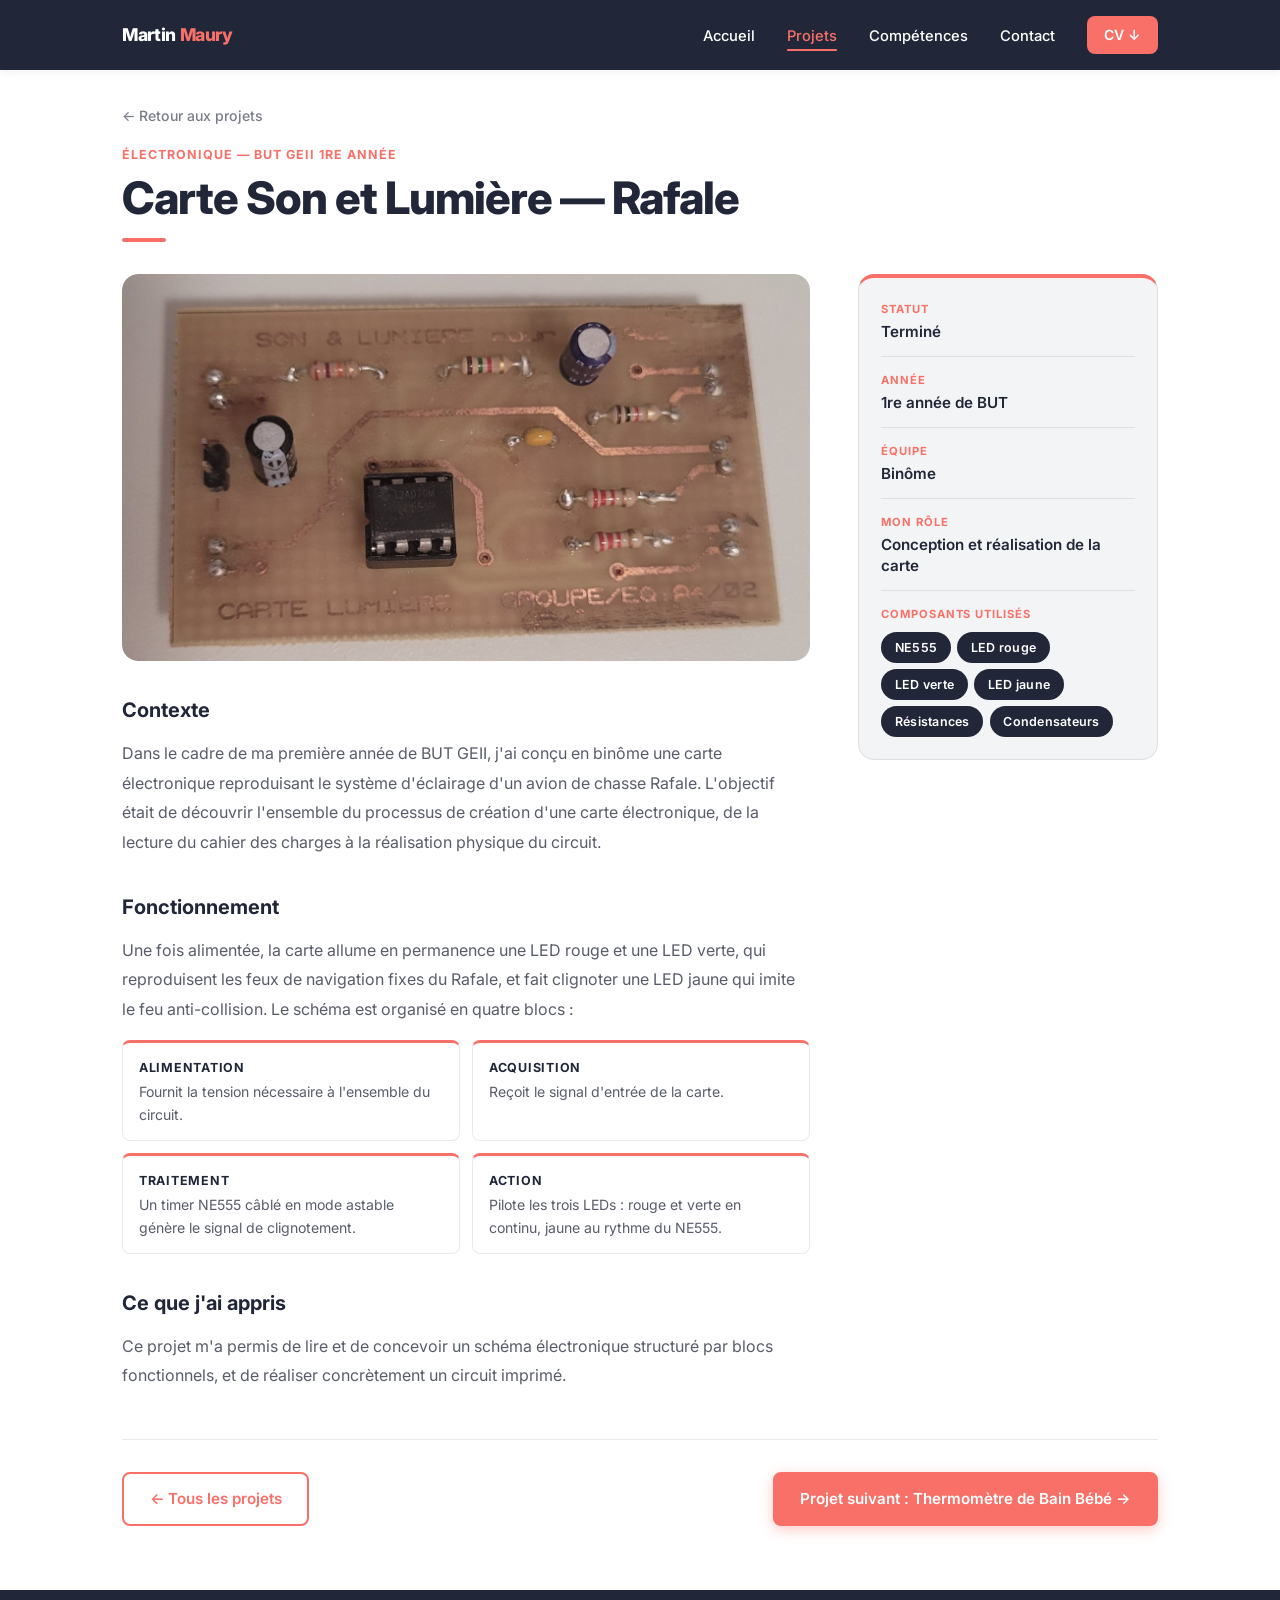
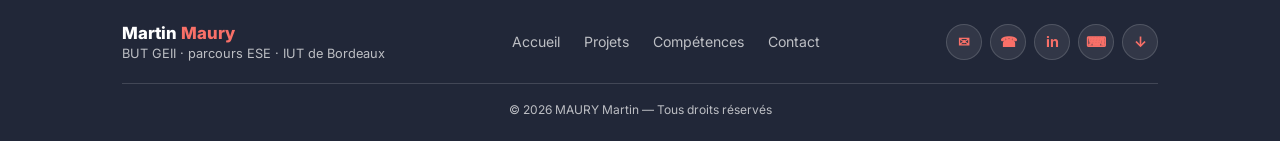
<file: projet1.html>
<!DOCTYPE html>
<html lang="fr">
<head>
  <meta charset="UTF-8" />
  <meta name="viewport" content="width=device-width, initial-scale=1.0" />
  <title>Carte Son et Lumière — Rafale — MAURY Martin</title>
  <meta name="description" content="Projet de 1re année de BUT GEII : conception en binôme d'une carte électronique reproduisant l'éclairage d'un Rafale avec un timer NE555." />
  <meta name="author" content="MAURY Martin" />
  <link rel="stylesheet" href="style.css" />
</head>
<body class="corps-page">

  <!-- ===================================================
       NAVIGATION PRINCIPALE (identique sur toutes les pages)
       Le lien de la page courante porte la classe "actif".
       =================================================== -->
  <nav class="navbar" aria-label="Navigation principale">
    <!-- Checkbox invisible : ouvre / ferme le menu mobile (CSS pur) -->
    <input type="checkbox" id="nav-toggle" class="nav-checkbox" aria-hidden="true" tabindex="-1" />
    <div class="nav-conteneur">

      <a href="index.html" class="nav-logo">Martin <span>Maury</span></a>

      <label for="nav-toggle" class="nav-hamburger" aria-label="Ouvrir ou fermer le menu">
        <span class="nav-hamburger__trait"></span>
        <span class="nav-hamburger__trait"></span>
        <span class="nav-hamburger__trait"></span>
      </label>

      <ul class="nav-menu">
        <li><a href="index.html" class="nav-lien">Accueil</a></li>
        <li><a href="projects.html" class="nav-lien actif" aria-current="page">Projets</a></li>
        <li><a href="competences.html" class="nav-lien">Compétences</a></li>
        <li><a href="index.html#contact" class="nav-lien">Contact</a></li>
        <li><a href="cv-martin-maury.pdf" class="nav-cv" download>CV ↓</a></li>
      </ul>
    </div>
  </nav>

  <main id="contenu-principal">
    <article class="detail-projet">
      <div class="conteneur">

        <a href="projects.html" class="lien-retour">← Retour aux projets</a>

        <p class="sur-titre">Électronique — BUT GEII 1re année</p>
        <h1 class="detail__titre">Carte Son et Lumière — Rafale</h1>

        <div class="detail__grille">

          <div class="detail__media">
        <a href="#photo-projet1-1" class="detail__zoom" aria-label="Agrandir la photo">
          <img src="images/projet1.jpg" alt="Carte électronique son et lumière Rafale réalisée en binôme" class="detail__image"
               width="1400" height="826" />
        </a>
          </div>

          <!-- Fiche synthétique -->
          <aside class="fiche" aria-label="Fiche du projet">
            <div class="fiche__item"><span class="fiche__label">Statut</span><span class="fiche__valeur">Terminé</span></div>
            <div class="fiche__item"><span class="fiche__label">Année</span><span class="fiche__valeur">1re année de BUT</span></div>
            <div class="fiche__item"><span class="fiche__label">Équipe</span><span class="fiche__valeur">Binôme</span></div>
            <div class="fiche__item"><span class="fiche__label">Mon rôle</span><span class="fiche__valeur">Conception et réalisation de la carte</span></div>
          <div class="fiche__item fiche__item--composants">
            <span class="fiche__label">Composants utilisés</span>
            <div class="tech-badges">
              <span class="tech-badge">NE555</span>
              <span class="tech-badge">LED rouge</span>
              <span class="tech-badge">LED verte</span>
              <span class="tech-badge">LED jaune</span>
              <span class="tech-badge">Résistances</span>
              <span class="tech-badge">Condensateurs</span>
            </div>
          </div>
          </aside>

          <div class="detail__contenu">
          <h2 class="detail__h2">Contexte</h2>
          <p class="detail__texte">
            Dans le cadre de ma première année de BUT GEII, j'ai conçu en binôme une carte électronique reproduisant le système d'éclairage d'un avion de chasse Rafale. L'objectif était de découvrir l'ensemble du processus de création d'une carte électronique, de la lecture du cahier des charges à la réalisation physique du circuit.
          </p>

          <h2 class="detail__h2">Fonctionnement</h2>
          <p class="detail__texte">
            Une fois alimentée, la carte allume en permanence une LED rouge et une LED verte, qui reproduisent les feux de navigation fixes du Rafale, et fait clignoter une LED jaune qui imite le feu anti-collision. Le schéma est organisé en quatre blocs :
          </p>
          <div class="blocs">
            <div class="bloc">
              <p class="bloc__nom">Alimentation</p>
              <p class="bloc__texte">Fournit la tension nécessaire à l'ensemble du circuit.</p>
            </div>
            <div class="bloc">
              <p class="bloc__nom">Acquisition</p>
              <p class="bloc__texte">Reçoit le signal d'entrée de la carte.</p>
            </div>
            <div class="bloc">
              <p class="bloc__nom">Traitement</p>
              <p class="bloc__texte">Un timer NE555 câblé en mode astable génère le signal de clignotement.</p>
            </div>
            <div class="bloc">
              <p class="bloc__nom">Action</p>
              <p class="bloc__texte">Pilote les trois LEDs : rouge et verte en continu, jaune au rythme du NE555.</p>
            </div>
          </div>

          <h2 class="detail__h2">Ce que j'ai appris</h2>
          <p class="detail__texte">
            Ce projet m'a permis de lire et de concevoir un schéma électronique structuré par blocs fonctionnels, et de réaliser concrètement un circuit imprimé.
          </p>
          </div>

        </div>

        <nav class="detail__nav" aria-label="Navigation entre les projets">
          <a href="projects.html" class="btn btn--outline">← Tous les projets</a>
          <a href="projet2.html" class="btn btn--accent">Projet suivant : Thermomètre de Bain Bébé →</a>
        </nav>

      </div>
    </article>
  </main>
  <div class="visionneuse" id="photo-projet1-1" role="dialog" aria-label="Carte Son et Lumière — Rafale : photo 1 sur 1">
    <a href="#fermer" class="visionneuse__fond" aria-label="Fermer"></a>
    <img src="images/projet1.jpg" alt="Carte électronique son et lumière Rafale réalisée en binôme" class="visionneuse__image" width="1400" height="826" loading="lazy" />
    <p class="visionneuse__legende">Carte Son et Lumière — Rafale — 1 / 1</p>
    <a href="#photo-projet1-1" class="visionneuse__bouton visionneuse__precedent" aria-label="Photo précédente">‹</a>
    <a href="#photo-projet1-1" class="visionneuse__bouton visionneuse__suivant" aria-label="Photo suivante">›</a>
    <a href="#fermer" class="visionneuse__bouton visionneuse__fermer" aria-label="Fermer">×</a>
  </div>

  <!-- ===================================================
       PIED DE PAGE (compact, identique sur toutes les pages)
       =================================================== -->
  <footer class="footer">
    <div class="conteneur footer__ligne">
      <div class="footer__identite">
        <span class="footer__logo">Martin <span>Maury</span></span>
        <span class="footer__tagline">BUT GEII · parcours ESE · IUT de Bordeaux</span>
      </div>
      <nav class="footer__nav" aria-label="Navigation pied de page">
          <a href="index.html" class="footer__lien">Accueil</a>
          <a href="projects.html" class="footer__lien">Projets</a>
          <a href="competences.html" class="footer__lien">Compétences</a>
          <a href="index.html#contact" class="footer__lien">Contact</a>
      </nav>
      <div class="footer__icones">
          <a href="mailto:martinmaury202@gmail.com" class="footer__icone" aria-label="Email" title="Email">✉</a>
          <a href="tel:+33780066496" class="footer__icone" aria-label="Téléphone" title="Téléphone">☎</a>
          <a href="https://www.linkedin.com/in/martin-maury-9a10003b6/" class="footer__icone" aria-label="LinkedIn" title="LinkedIn" target="_blank" rel="noopener">in</a>
          <a href="https://github.com/nectalion" class="footer__icone" aria-label="GitHub" title="GitHub" target="_blank" rel="noopener">⌨</a>
          <a href="cv-martin-maury.pdf" class="footer__icone" aria-label="Télécharger mon CV (PDF)" title="Télécharger mon CV (PDF)" download>↓</a>
      </div>
    </div>
    <div class="conteneur">
      <p class="footer__copyright">© 2026 MAURY Martin — Tous droits réservés</p>
    </div>
  </footer>

</body>
</html>
</file>
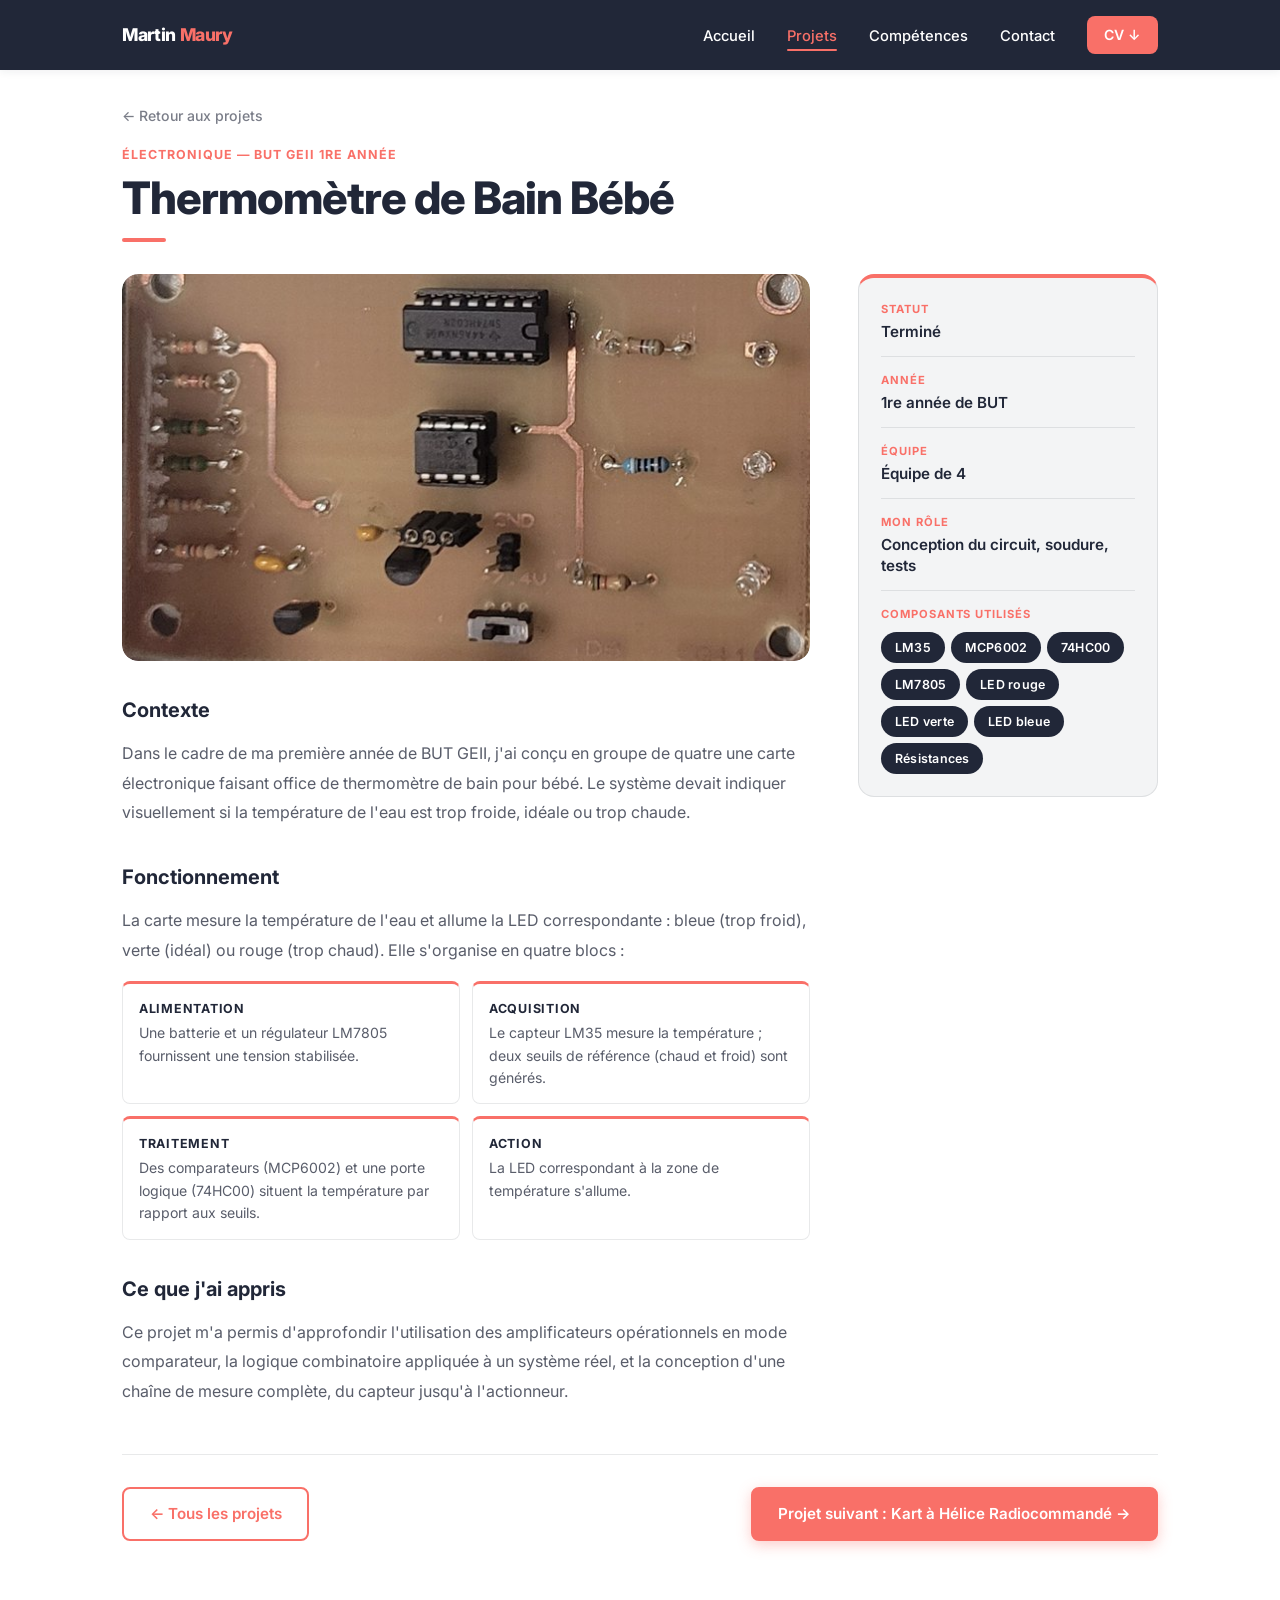
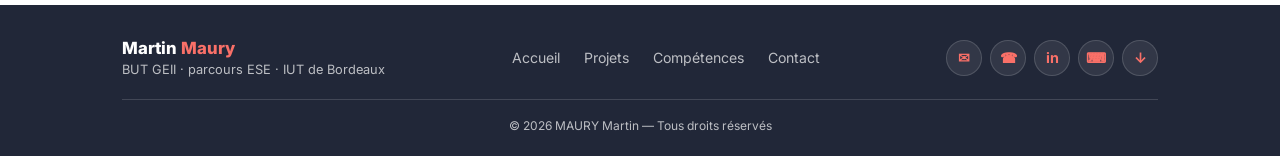
<file: projet2.html>
<!DOCTYPE html>
<html lang="fr">
<head>
  <meta charset="UTF-8" />
  <meta name="viewport" content="width=device-width, initial-scale=1.0" />
  <title>Thermomètre de Bain Bébé — MAURY Martin</title>
  <meta name="description" content="Projet de 1re année de BUT GEII : conception en groupe d'un thermomètre de bain pour bébé avec indication par LEDs colorées." />
  <meta name="author" content="MAURY Martin" />
  <link rel="stylesheet" href="style.css" />
</head>
<body class="corps-page">

  <!-- ===================================================
       NAVIGATION PRINCIPALE (identique sur toutes les pages)
       Le lien de la page courante porte la classe "actif".
       =================================================== -->
  <nav class="navbar" aria-label="Navigation principale">
    <!-- Checkbox invisible : ouvre / ferme le menu mobile (CSS pur) -->
    <input type="checkbox" id="nav-toggle" class="nav-checkbox" aria-hidden="true" tabindex="-1" />
    <div class="nav-conteneur">

      <a href="index.html" class="nav-logo">Martin <span>Maury</span></a>

      <label for="nav-toggle" class="nav-hamburger" aria-label="Ouvrir ou fermer le menu">
        <span class="nav-hamburger__trait"></span>
        <span class="nav-hamburger__trait"></span>
        <span class="nav-hamburger__trait"></span>
      </label>

      <ul class="nav-menu">
        <li><a href="index.html" class="nav-lien">Accueil</a></li>
        <li><a href="projects.html" class="nav-lien actif" aria-current="page">Projets</a></li>
        <li><a href="competences.html" class="nav-lien">Compétences</a></li>
        <li><a href="index.html#contact" class="nav-lien">Contact</a></li>
        <li><a href="cv-martin-maury.pdf" class="nav-cv" download>CV ↓</a></li>
      </ul>
    </div>
  </nav>

  <main id="contenu-principal">
    <article class="detail-projet">
      <div class="conteneur">

        <a href="projects.html" class="lien-retour">← Retour aux projets</a>

        <p class="sur-titre">Électronique — BUT GEII 1re année</p>
        <h1 class="detail__titre">Thermomètre de Bain Bébé</h1>

        <div class="detail__grille">

          <div class="detail__media">
        <a href="#photo-projet2-1" class="detail__zoom" aria-label="Agrandir la photo">
          <img src="images/projet2.jpg" alt="Carte électronique du thermomètre de bain pour bébé" class="detail__image"
               width="691" height="452" />
        </a>
          </div>

          <!-- Fiche synthétique -->
          <aside class="fiche" aria-label="Fiche du projet">
            <div class="fiche__item"><span class="fiche__label">Statut</span><span class="fiche__valeur">Terminé</span></div>
            <div class="fiche__item"><span class="fiche__label">Année</span><span class="fiche__valeur">1re année de BUT</span></div>
            <div class="fiche__item"><span class="fiche__label">Équipe</span><span class="fiche__valeur">Équipe de 4</span></div>
            <div class="fiche__item"><span class="fiche__label">Mon rôle</span><span class="fiche__valeur">Conception du circuit, soudure, tests</span></div>
          <div class="fiche__item fiche__item--composants">
            <span class="fiche__label">Composants utilisés</span>
            <div class="tech-badges">
              <span class="tech-badge">LM35</span>
              <span class="tech-badge">MCP6002</span>
              <span class="tech-badge">74HC00</span>
              <span class="tech-badge">LM7805</span>
              <span class="tech-badge">LED rouge</span>
              <span class="tech-badge">LED verte</span>
              <span class="tech-badge">LED bleue</span>
              <span class="tech-badge">Résistances</span>
            </div>
          </div>
          </aside>

          <div class="detail__contenu">
          <h2 class="detail__h2">Contexte</h2>
          <p class="detail__texte">
            Dans le cadre de ma première année de BUT GEII, j'ai conçu en groupe de quatre une carte électronique faisant office de thermomètre de bain pour bébé. Le système devait indiquer visuellement si la température de l'eau est trop froide, idéale ou trop chaude.
          </p>

          <h2 class="detail__h2">Fonctionnement</h2>
          <p class="detail__texte">
            La carte mesure la température de l'eau et allume la LED correspondante : bleue (trop froid), verte (idéal) ou rouge (trop chaud). Elle s'organise en quatre blocs :
          </p>
          <div class="blocs">
            <div class="bloc">
              <p class="bloc__nom">Alimentation</p>
              <p class="bloc__texte">Une batterie et un régulateur LM7805 fournissent une tension stabilisée.</p>
            </div>
            <div class="bloc">
              <p class="bloc__nom">Acquisition</p>
              <p class="bloc__texte">Le capteur LM35 mesure la température ; deux seuils de référence (chaud et froid) sont générés.</p>
            </div>
            <div class="bloc">
              <p class="bloc__nom">Traitement</p>
              <p class="bloc__texte">Des comparateurs (MCP6002) et une porte logique (74HC00) situent la température par rapport aux seuils.</p>
            </div>
            <div class="bloc">
              <p class="bloc__nom">Action</p>
              <p class="bloc__texte">La LED correspondant à la zone de température s'allume.</p>
            </div>
          </div>

          <h2 class="detail__h2">Ce que j'ai appris</h2>
          <p class="detail__texte">
            Ce projet m'a permis d'approfondir l'utilisation des amplificateurs opérationnels en mode comparateur, la logique combinatoire appliquée à un système réel, et la conception d'une chaîne de mesure complète, du capteur jusqu'à l'actionneur.
          </p>
          </div>

        </div>

        <nav class="detail__nav" aria-label="Navigation entre les projets">
          <a href="projects.html" class="btn btn--outline">← Tous les projets</a>
          <a href="projet3.html" class="btn btn--accent">Projet suivant : Kart à Hélice Radiocommandé →</a>
        </nav>

      </div>
    </article>
  </main>
  <div class="visionneuse" id="photo-projet2-1" role="dialog" aria-label="Thermomètre de Bain Bébé : photo 1 sur 1">
    <a href="#fermer" class="visionneuse__fond" aria-label="Fermer"></a>
    <img src="images/projet2.jpg" alt="Carte électronique du thermomètre de bain pour bébé" class="visionneuse__image" width="691" height="452" loading="lazy" />
    <p class="visionneuse__legende">Thermomètre de Bain Bébé — 1 / 1</p>
    <a href="#photo-projet2-1" class="visionneuse__bouton visionneuse__precedent" aria-label="Photo précédente">‹</a>
    <a href="#photo-projet2-1" class="visionneuse__bouton visionneuse__suivant" aria-label="Photo suivante">›</a>
    <a href="#fermer" class="visionneuse__bouton visionneuse__fermer" aria-label="Fermer">×</a>
  </div>

  <!-- ===================================================
       PIED DE PAGE (compact, identique sur toutes les pages)
       =================================================== -->
  <footer class="footer">
    <div class="conteneur footer__ligne">
      <div class="footer__identite">
        <span class="footer__logo">Martin <span>Maury</span></span>
        <span class="footer__tagline">BUT GEII · parcours ESE · IUT de Bordeaux</span>
      </div>
      <nav class="footer__nav" aria-label="Navigation pied de page">
          <a href="index.html" class="footer__lien">Accueil</a>
          <a href="projects.html" class="footer__lien">Projets</a>
          <a href="competences.html" class="footer__lien">Compétences</a>
          <a href="index.html#contact" class="footer__lien">Contact</a>
      </nav>
      <div class="footer__icones">
          <a href="mailto:martinmaury202@gmail.com" class="footer__icone" aria-label="Email" title="Email">✉</a>
          <a href="tel:+33780066496" class="footer__icone" aria-label="Téléphone" title="Téléphone">☎</a>
          <a href="https://www.linkedin.com/in/martin-maury-9a10003b6/" class="footer__icone" aria-label="LinkedIn" title="LinkedIn" target="_blank" rel="noopener">in</a>
          <a href="https://github.com/nectalion" class="footer__icone" aria-label="GitHub" title="GitHub" target="_blank" rel="noopener">⌨</a>
          <a href="cv-martin-maury.pdf" class="footer__icone" aria-label="Télécharger mon CV (PDF)" title="Télécharger mon CV (PDF)" download>↓</a>
      </div>
    </div>
    <div class="conteneur">
      <p class="footer__copyright">© 2026 MAURY Martin — Tous droits réservés</p>
    </div>
  </footer>

</body>
</html>
</file>
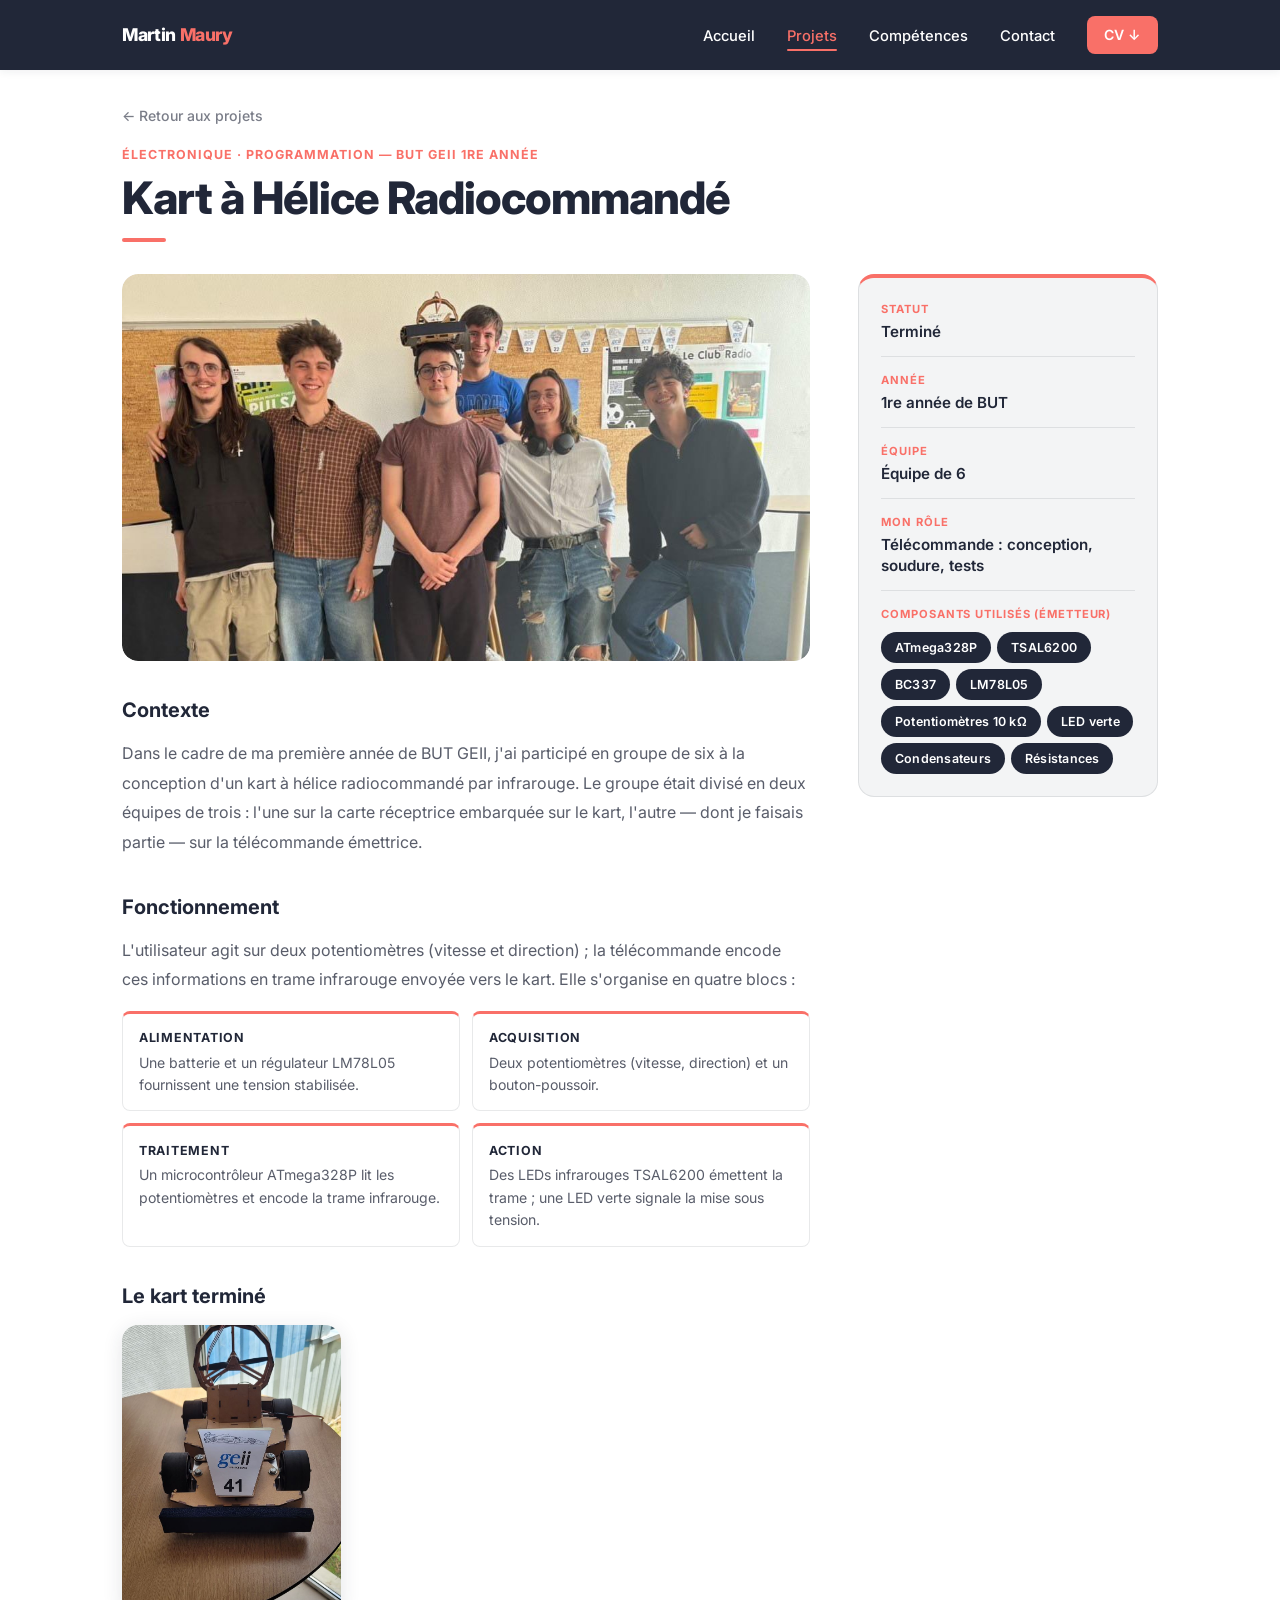
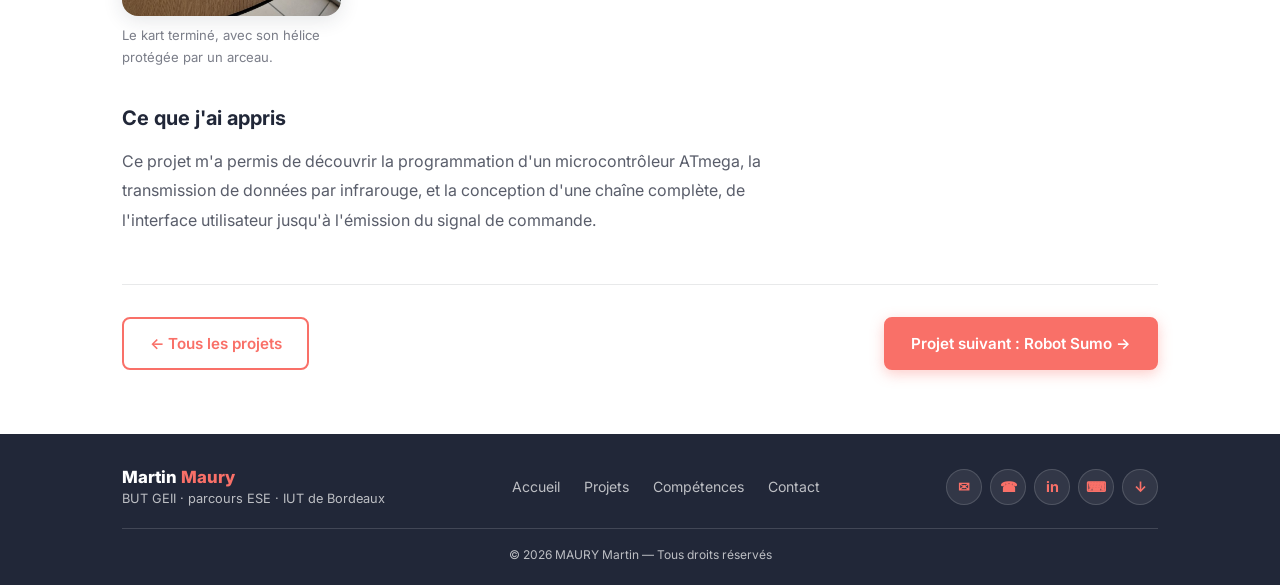
<file: projet3.html>
<!DOCTYPE html>
<html lang="fr">
<head>
  <meta charset="UTF-8" />
  <meta name="viewport" content="width=device-width, initial-scale=1.0" />
  <title>Kart à Hélice Radiocommandé — MAURY Martin</title>
  <meta name="description" content="Projet de 1re année de BUT GEII : kart à hélice radiocommandé par infrarouge. Martin MAURY a conçu la télécommande émettrice (ATmega328P)." />
  <meta name="author" content="MAURY Martin" />
  <link rel="stylesheet" href="style.css" />
</head>
<body class="corps-page">

  <!-- ===================================================
       NAVIGATION PRINCIPALE (identique sur toutes les pages)
       Le lien de la page courante porte la classe "actif".
       =================================================== -->
  <nav class="navbar" aria-label="Navigation principale">
    <!-- Checkbox invisible : ouvre / ferme le menu mobile (CSS pur) -->
    <input type="checkbox" id="nav-toggle" class="nav-checkbox" aria-hidden="true" tabindex="-1" />
    <div class="nav-conteneur">

      <a href="index.html" class="nav-logo">Martin <span>Maury</span></a>

      <label for="nav-toggle" class="nav-hamburger" aria-label="Ouvrir ou fermer le menu">
        <span class="nav-hamburger__trait"></span>
        <span class="nav-hamburger__trait"></span>
        <span class="nav-hamburger__trait"></span>
      </label>

      <ul class="nav-menu">
        <li><a href="index.html" class="nav-lien">Accueil</a></li>
        <li><a href="projects.html" class="nav-lien actif" aria-current="page">Projets</a></li>
        <li><a href="competences.html" class="nav-lien">Compétences</a></li>
        <li><a href="index.html#contact" class="nav-lien">Contact</a></li>
        <li><a href="cv-martin-maury.pdf" class="nav-cv" download>CV ↓</a></li>
      </ul>
    </div>
  </nav>

  <main id="contenu-principal">
    <article class="detail-projet">
      <div class="conteneur">

        <a href="projects.html" class="lien-retour">← Retour aux projets</a>

        <p class="sur-titre">Électronique · Programmation — BUT GEII 1re année</p>
        <h1 class="detail__titre">Kart à Hélice Radiocommandé</h1>

        <div class="detail__grille">

          <div class="detail__media">
        <a href="#photo-projet3-1" class="detail__zoom" aria-label="Agrandir la photo">
          <img src="images/projet3.jpg" alt="L'équipe de six étudiants ayant réalisé le kart à hélice" class="detail__image"
               width="1021" height="591" />
        </a>
          </div>

          <!-- Fiche synthétique -->
          <aside class="fiche" aria-label="Fiche du projet">
            <div class="fiche__item"><span class="fiche__label">Statut</span><span class="fiche__valeur">Terminé</span></div>
            <div class="fiche__item"><span class="fiche__label">Année</span><span class="fiche__valeur">1re année de BUT</span></div>
            <div class="fiche__item"><span class="fiche__label">Équipe</span><span class="fiche__valeur">Équipe de 6</span></div>
            <div class="fiche__item"><span class="fiche__label">Mon rôle</span><span class="fiche__valeur">Télécommande : conception, soudure, tests</span></div>
          <div class="fiche__item fiche__item--composants">
            <span class="fiche__label">Composants utilisés (émetteur)</span>
            <div class="tech-badges">
              <span class="tech-badge">ATmega328P</span>
              <span class="tech-badge">TSAL6200</span>
              <span class="tech-badge">BC337</span>
              <span class="tech-badge">LM78L05</span>
              <span class="tech-badge">Potentiomètres 10 kΩ</span>
              <span class="tech-badge">LED verte</span>
              <span class="tech-badge">Condensateurs</span>
              <span class="tech-badge">Résistances</span>
            </div>
          </div>
          </aside>

          <div class="detail__contenu">
          <h2 class="detail__h2">Contexte</h2>
          <p class="detail__texte">
            Dans le cadre de ma première année de BUT GEII, j'ai participé en groupe de six à la conception d'un kart à hélice radiocommandé par infrarouge. Le groupe était divisé en deux équipes de trois : l'une sur la carte réceptrice embarquée sur le kart, l'autre — dont je faisais partie — sur la télécommande émettrice.
          </p>

          <h2 class="detail__h2">Fonctionnement</h2>
          <p class="detail__texte">
            L'utilisateur agit sur deux potentiomètres (vitesse et direction) ; la télécommande encode ces informations en trame infrarouge envoyée vers le kart. Elle s'organise en quatre blocs :
          </p>
          <div class="blocs">
            <div class="bloc">
              <p class="bloc__nom">Alimentation</p>
              <p class="bloc__texte">Une batterie et un régulateur LM78L05 fournissent une tension stabilisée.</p>
            </div>
            <div class="bloc">
              <p class="bloc__nom">Acquisition</p>
              <p class="bloc__texte">Deux potentiomètres (vitesse, direction) et un bouton-poussoir.</p>
            </div>
            <div class="bloc">
              <p class="bloc__nom">Traitement</p>
              <p class="bloc__texte">Un microcontrôleur ATmega328P lit les potentiomètres et encode la trame infrarouge.</p>
            </div>
            <div class="bloc">
              <p class="bloc__nom">Action</p>
              <p class="bloc__texte">Des LEDs infrarouges TSAL6200 émettent la trame ; une LED verte signale la mise sous tension.</p>
            </div>
          </div>

          <h2 class="detail__h2">Le kart terminé</h2>
          <div class="galerie">
            <figure class="galerie__item">
              <a href="#photo-projet3-2" class="galerie__lien" aria-label="Agrandir : Le kart à hélice terminé, numéro 41, posé sur une table">
                <img src="images/projet3_1.jpg" alt="Le kart à hélice terminé, numéro 41, posé sur une table" width="787" height="1400" loading="lazy" />
              </a>
              <figcaption>Le kart terminé, avec son hélice protégée par un arceau.</figcaption>
            </figure>
          </div>

          <h2 class="detail__h2">Ce que j'ai appris</h2>
          <p class="detail__texte">
            Ce projet m'a permis de découvrir la programmation d'un microcontrôleur ATmega, la transmission de données par infrarouge, et la conception d'une chaîne complète, de l'interface utilisateur jusqu'à l'émission du signal de commande.
          </p>
          </div>

        </div>

        <nav class="detail__nav" aria-label="Navigation entre les projets">
          <a href="projects.html" class="btn btn--outline">← Tous les projets</a>
          <a href="projet4.html" class="btn btn--accent">Projet suivant : Robot Sumo →</a>
        </nav>

      </div>
    </article>
  </main>
  <div class="visionneuse" id="photo-projet3-1" role="dialog" aria-label="Kart à Hélice Radiocommandé : photo 1 sur 2">
    <a href="#fermer" class="visionneuse__fond" aria-label="Fermer"></a>
    <img src="images/projet3.jpg" alt="L'équipe de six étudiants ayant réalisé le kart à hélice" class="visionneuse__image" width="1021" height="591" loading="lazy" />
    <p class="visionneuse__legende">Kart à Hélice Radiocommandé — 1 / 2</p>
    <a href="#photo-projet3-2" class="visionneuse__bouton visionneuse__precedent" aria-label="Photo précédente">‹</a>
    <a href="#photo-projet3-2" class="visionneuse__bouton visionneuse__suivant" aria-label="Photo suivante">›</a>
    <a href="#fermer" class="visionneuse__bouton visionneuse__fermer" aria-label="Fermer">×</a>
  </div>
  <div class="visionneuse" id="photo-projet3-2" role="dialog" aria-label="Kart à Hélice Radiocommandé : photo 2 sur 2">
    <a href="#fermer" class="visionneuse__fond" aria-label="Fermer"></a>
    <img src="images/projet3_1.jpg" alt="Le kart à hélice terminé, numéro 41, posé sur une table" class="visionneuse__image" width="787" height="1400" loading="lazy" />
    <p class="visionneuse__legende">Kart à Hélice Radiocommandé — 2 / 2</p>
    <a href="#photo-projet3-1" class="visionneuse__bouton visionneuse__precedent" aria-label="Photo précédente">‹</a>
    <a href="#photo-projet3-1" class="visionneuse__bouton visionneuse__suivant" aria-label="Photo suivante">›</a>
    <a href="#fermer" class="visionneuse__bouton visionneuse__fermer" aria-label="Fermer">×</a>
  </div>

  <!-- ===================================================
       PIED DE PAGE (compact, identique sur toutes les pages)
       =================================================== -->
  <footer class="footer">
    <div class="conteneur footer__ligne">
      <div class="footer__identite">
        <span class="footer__logo">Martin <span>Maury</span></span>
        <span class="footer__tagline">BUT GEII · parcours ESE · IUT de Bordeaux</span>
      </div>
      <nav class="footer__nav" aria-label="Navigation pied de page">
          <a href="index.html" class="footer__lien">Accueil</a>
          <a href="projects.html" class="footer__lien">Projets</a>
          <a href="competences.html" class="footer__lien">Compétences</a>
          <a href="index.html#contact" class="footer__lien">Contact</a>
      </nav>
      <div class="footer__icones">
          <a href="mailto:martinmaury202@gmail.com" class="footer__icone" aria-label="Email" title="Email">✉</a>
          <a href="tel:+33780066496" class="footer__icone" aria-label="Téléphone" title="Téléphone">☎</a>
          <a href="https://www.linkedin.com/in/martin-maury-9a10003b6/" class="footer__icone" aria-label="LinkedIn" title="LinkedIn" target="_blank" rel="noopener">in</a>
          <a href="https://github.com/nectalion" class="footer__icone" aria-label="GitHub" title="GitHub" target="_blank" rel="noopener">⌨</a>
          <a href="cv-martin-maury.pdf" class="footer__icone" aria-label="Télécharger mon CV (PDF)" title="Télécharger mon CV (PDF)" download>↓</a>
      </div>
    </div>
    <div class="conteneur">
      <p class="footer__copyright">© 2026 MAURY Martin — Tous droits réservés</p>
    </div>
  </footer>

</body>
</html>
</file>
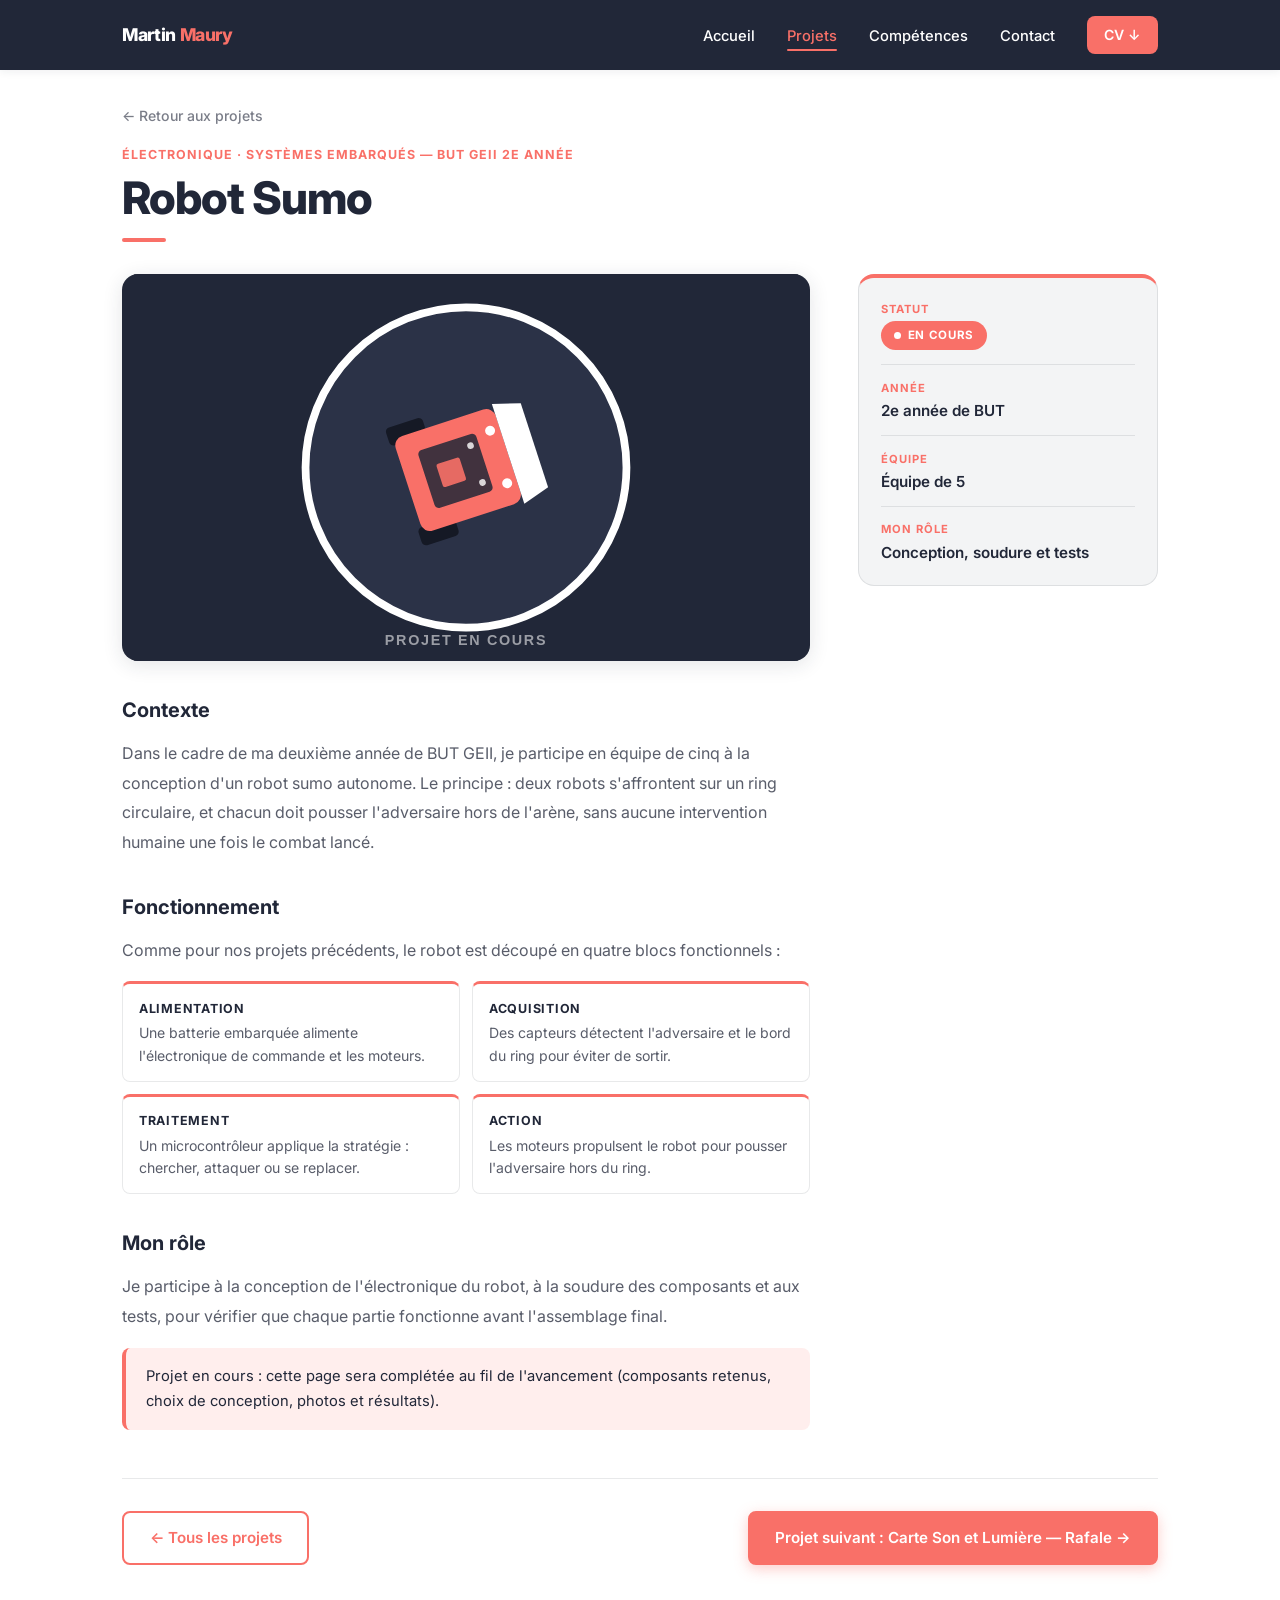
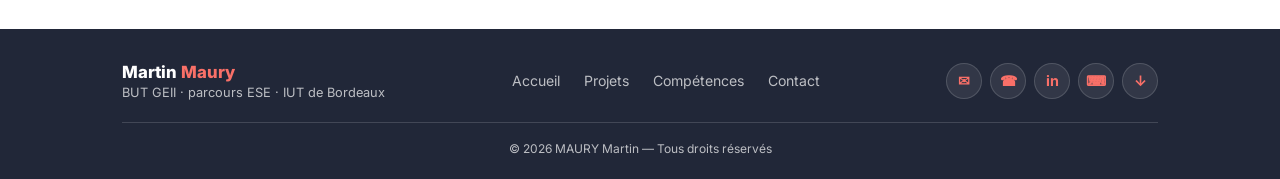
<file: projet4.html>
<!DOCTYPE html>
<html lang="fr">
<head>
  <meta charset="UTF-8" />
  <meta name="viewport" content="width=device-width, initial-scale=1.0" />
  <title>Robot Sumo — MAURY Martin</title>
  <meta name="description" content="Projet de 2e année de BUT GEII : conception en équipe de cinq d'un robot sumo autonome. Martin MAURY participe à la conception, à la soudure et aux tests." />
  <meta name="author" content="MAURY Martin" />
  <link rel="stylesheet" href="style.css" />
</head>
<body class="corps-page">

  <!-- ===================================================
       NAVIGATION PRINCIPALE (identique sur toutes les pages)
       Le lien de la page courante porte la classe "actif".
       =================================================== -->
  <nav class="navbar" aria-label="Navigation principale">
    <!-- Checkbox invisible : ouvre / ferme le menu mobile (CSS pur) -->
    <input type="checkbox" id="nav-toggle" class="nav-checkbox" aria-hidden="true" tabindex="-1" />
    <div class="nav-conteneur">

      <a href="index.html" class="nav-logo">Martin <span>Maury</span></a>

      <label for="nav-toggle" class="nav-hamburger" aria-label="Ouvrir ou fermer le menu">
        <span class="nav-hamburger__trait"></span>
        <span class="nav-hamburger__trait"></span>
        <span class="nav-hamburger__trait"></span>
      </label>

      <ul class="nav-menu">
        <li><a href="index.html" class="nav-lien">Accueil</a></li>
        <li><a href="projects.html" class="nav-lien actif" aria-current="page">Projets</a></li>
        <li><a href="competences.html" class="nav-lien">Compétences</a></li>
        <li><a href="index.html#contact" class="nav-lien">Contact</a></li>
        <li><a href="cv-martin-maury.pdf" class="nav-cv" download>CV ↓</a></li>
      </ul>
    </div>
  </nav>

  <main id="contenu-principal">
    <article class="detail-projet">
      <div class="conteneur">

        <a href="projects.html" class="lien-retour">← Retour aux projets</a>

        <p class="sur-titre">Électronique · Systèmes embarqués — BUT GEII 2e année</p>
        <h1 class="detail__titre">Robot Sumo</h1>

        <div class="detail__grille">

          <div class="detail__media">
        <img src="images/projet4.svg" alt="Illustration provisoire d'un robot sumo sur son ring" class="detail__image image--entiere"
               width="1200" height="700" />
          </div>

          <!-- Fiche synthétique -->
          <aside class="fiche" aria-label="Fiche du projet">
            <div class="fiche__item"><span class="fiche__label">Statut</span><span class="statut">En cours</span></div>
            <div class="fiche__item"><span class="fiche__label">Année</span><span class="fiche__valeur">2e année de BUT</span></div>
            <div class="fiche__item"><span class="fiche__label">Équipe</span><span class="fiche__valeur">Équipe de 5</span></div>
            <div class="fiche__item"><span class="fiche__label">Mon rôle</span><span class="fiche__valeur">Conception, soudure et tests</span></div>
          </aside>

          <div class="detail__contenu">
          <h2 class="detail__h2">Contexte</h2>
          <p class="detail__texte">
            Dans le cadre de ma deuxième année de BUT GEII, je participe en équipe de cinq à la conception d'un robot sumo autonome. Le principe : deux robots s'affrontent sur un ring circulaire, et chacun doit pousser l'adversaire hors de l'arène, sans aucune intervention humaine une fois le combat lancé.
          </p>

          <h2 class="detail__h2">Fonctionnement</h2>
          <p class="detail__texte">
            Comme pour nos projets précédents, le robot est découpé en quatre blocs fonctionnels :
          </p>
          <div class="blocs">
            <div class="bloc">
              <p class="bloc__nom">Alimentation</p>
              <p class="bloc__texte">Une batterie embarquée alimente l'électronique de commande et les moteurs.</p>
            </div>
            <div class="bloc">
              <p class="bloc__nom">Acquisition</p>
              <p class="bloc__texte">Des capteurs détectent l'adversaire et le bord du ring pour éviter de sortir.</p>
            </div>
            <div class="bloc">
              <p class="bloc__nom">Traitement</p>
              <p class="bloc__texte">Un microcontrôleur applique la stratégie : chercher, attaquer ou se replacer.</p>
            </div>
            <div class="bloc">
              <p class="bloc__nom">Action</p>
              <p class="bloc__texte">Les moteurs propulsent le robot pour pousser l'adversaire hors du ring.</p>
            </div>
          </div>

          <h2 class="detail__h2">Mon rôle</h2>
          <p class="detail__texte">
            Je participe à la conception de l'électronique du robot, à la soudure des composants et aux tests, pour vérifier que chaque partie fonctionne avant l'assemblage final.
          </p>

          <!-- À compléter : composants, photos (images/projet4.jpg) et résultats -->
          <p class="encadre">Projet en cours : cette page sera complétée au fil de l'avancement (composants retenus, choix de conception, photos et résultats).</p>
          </div>

        </div>

        <nav class="detail__nav" aria-label="Navigation entre les projets">
          <a href="projects.html" class="btn btn--outline">← Tous les projets</a>
          <a href="projet1.html" class="btn btn--accent">Projet suivant : Carte Son et Lumière — Rafale →</a>
        </nav>

      </div>
    </article>
  </main>


  <!-- ===================================================
       PIED DE PAGE (compact, identique sur toutes les pages)
       =================================================== -->
  <footer class="footer">
    <div class="conteneur footer__ligne">
      <div class="footer__identite">
        <span class="footer__logo">Martin <span>Maury</span></span>
        <span class="footer__tagline">BUT GEII · parcours ESE · IUT de Bordeaux</span>
      </div>
      <nav class="footer__nav" aria-label="Navigation pied de page">
          <a href="index.html" class="footer__lien">Accueil</a>
          <a href="projects.html" class="footer__lien">Projets</a>
          <a href="competences.html" class="footer__lien">Compétences</a>
          <a href="index.html#contact" class="footer__lien">Contact</a>
      </nav>
      <div class="footer__icones">
          <a href="mailto:martinmaury202@gmail.com" class="footer__icone" aria-label="Email" title="Email">✉</a>
          <a href="tel:+33780066496" class="footer__icone" aria-label="Téléphone" title="Téléphone">☎</a>
          <a href="https://www.linkedin.com/in/martin-maury-9a10003b6/" class="footer__icone" aria-label="LinkedIn" title="LinkedIn" target="_blank" rel="noopener">in</a>
          <a href="https://github.com/nectalion" class="footer__icone" aria-label="GitHub" title="GitHub" target="_blank" rel="noopener">⌨</a>
          <a href="cv-martin-maury.pdf" class="footer__icone" aria-label="Télécharger mon CV (PDF)" title="Télécharger mon CV (PDF)" download>↓</a>
      </div>
    </div>
    <div class="conteneur">
      <p class="footer__copyright">© 2026 MAURY Martin — Tous droits réservés</p>
    </div>
  </footer>

</body>
</html>
</file>
<file: style.css>
/* ============================================================
   PORTFOLIO — MAURY Martin
   style.css — Feuille de styles commune à toutes les pages

   Palette : #FFFFFF (blanc) | #212738 (bleu nuit) | #F97068 (corail)

   Table des matières
   ------------------
   01. Police
   02. Variables (design tokens)
   03. Reset et styles de base
   04. Utilitaires : titres, boutons, liens, badges
   05. Navigation principale
   06. Menu hamburger (mobile, CSS pur)
   07. Mise en page générale (conteneur, sections, en-têtes)
   08. Accueil — Héros
   09. Accueil — Projets phares (vignettes)
   10. Accueil — Parcours (frise) + objectif
   11. Accueil — Loisirs (cartes photo, mosaïque)
   12. Accueil — Contact
   13. Visionneuse photo plein écran (CSS pur)
   14. Projets — Grille de cartes
   15. Détail projet (2 colonnes + fiche)
   16. Compétences (domaines + pastilles de niveau)
   17. Pied de page
   18. Animations
   19. Responsive tablette (max-width: 900px)
   20. Responsive mobile   (max-width: 700px)
   ============================================================ */


/* ============================================================
   01. POLICE
   ============================================================ */
@import url('https://fonts.googleapis.com/css2?family=Inter:wght@300;400;500;600;700;800;900&display=swap');


/* ============================================================
   02. VARIABLES
   ============================================================ */
:root {
  /* Palette (3 couleurs) */
  --blanc  : #FFFFFF;
  --sombre : #212738;
  --accent : #F97068;

  /* Dérivées par transparence uniquement */
  --sombre-05   : rgba(33, 39, 56, 0.05);
  --sombre-10   : rgba(33, 39, 56, 0.10);
  --sombre-20   : rgba(33, 39, 56, 0.20);
  --sombre-60   : rgba(33, 39, 56, 0.60);
  --sombre-75   : rgba(33, 39, 56, 0.75);
  --accent-pale : rgba(249, 112, 104, 0.12);
  --blanc-70    : rgba(255, 255, 255, 0.70);
  --blanc-15    : rgba(255, 255, 255, 0.15);
  --blanc-08    : rgba(255, 255, 255, 0.08);

  /* Typographie */
  --police : 'Inter', -apple-system, BlinkMacSystemFont, 'Segoe UI', sans-serif;

  /* Espacements */
  --esp-xs : 0.5rem;   /*  8px */
  --esp-sm : 1rem;     /* 16px */
  --esp-md : 2rem;     /* 32px */
  --esp-lg : 4rem;     /* 64px */
  --esp-xl : 5rem;     /* 80px */

  /* Transitions */
  --t-vite  : 0.20s ease;
  --t-norm  : 0.35s ease;
  --t-lente : 0.60s ease;

  /* Ombres */
  --ombre-xs : 0 2px  8px rgba(33, 39, 56, 0.07);
  --ombre-sm : 0 4px 20px rgba(33, 39, 56, 0.12);
  --ombre-lg : 0 8px 40px rgba(33, 39, 56, 0.22);

  /* Rayons */
  --rayon    :  8px;
  --rayon-lg : 16px;
  --rayon-xl : 24px;

  /* Mise en page */
  --largeur-max : 1100px;
  --hauteur-nav : 70px;
}


/* ============================================================
   03. RESET ET STYLES DE BASE
   ============================================================ */
*, *::before, *::after {
  margin: 0;
  padding: 0;
  box-sizing: border-box;
}

html {
  font-size: 16px;
  scroll-behavior: smooth;
  /* Les ancres (#projets, #contact) ne passent pas sous la navbar fixe */
  scroll-padding-top: calc(var(--hauteur-nav) + 1rem);
}

body {
  font-family: var(--police);
  background-color: var(--blanc);
  color: var(--sombre);
  line-height: 1.7;
  -webkit-font-smoothing: antialiased;
  -moz-osx-font-smoothing: grayscale;
  min-height: 100vh;
  display: flex;
  flex-direction: column;
}

main { flex: 1; }

img {
  display: block;
  max-width: 100%;
  height: auto;
}

a {
  text-decoration: none;
  color: inherit;
}

ul, ol { list-style: none; }

/* Contour de focus visible pour la navigation au clavier */
:focus-visible {
  outline: 2px solid var(--accent);
  outline-offset: 3px;
  border-radius: 4px;
}


/* ============================================================
   04. UTILITAIRES : TITRES, BOUTONS, LIENS, BADGES
   ============================================================ */

/* Titre de section (h1 des pages internes, h2 des sections) */
.titre-section {
  font-size: clamp(1.7rem, 3vw, 2.2rem);
  font-weight: 700;
  color: var(--sombre);
  line-height: 1.2;
  margin-bottom: var(--esp-md);
}

/* Trait décoratif corail sous chaque titre */
.titre-section::after {
  content: '';
  display: block;
  width: 44px;
  height: 4px;
  background-color: var(--accent);
  border-radius: 2px;
  margin-top: 0.65rem;
}

.titre-section--blanc { color: var(--blanc); }

/* Petit sur-titre en capitales corail */
.sur-titre {
  font-size: 0.78rem;
  font-weight: 700;
  color: var(--accent);
  text-transform: uppercase;
  letter-spacing: 0.08em;
  margin-bottom: 0.5rem;
}

/* --- Boutons --- */
.btn {
  display: inline-flex;
  align-items: center;
  gap: 0.5rem;
  font-family: var(--police);
  font-size: 0.95rem;
  font-weight: 600;
  padding: 0.75rem 1.6rem;
  border-radius: var(--rayon);
  border: 2px solid transparent;
  cursor: pointer;
  transition: background-color var(--t-vite),
              color            var(--t-vite),
              transform        var(--t-vite),
              box-shadow       var(--t-vite);
}

.btn--accent {
  background-color: var(--accent);
  border-color: var(--accent);
  color: var(--blanc);
  box-shadow: 0 4px 14px rgba(249, 112, 104, 0.35);
}

.btn--accent:hover {
  background-color: var(--sombre);
  border-color: var(--sombre);
  transform: translateY(-2px);
  box-shadow: 0 6px 20px rgba(33, 39, 56, 0.25);
}

.btn--outline {
  background-color: transparent;
  color: var(--accent);
  border-color: var(--accent);
}

.btn--outline:hover {
  background-color: var(--accent);
  color: var(--blanc);
  transform: translateY(-2px);
}

/* Lien discret avec flèche (« ← Retour aux projets ») */
.lien-retour {
  display: inline-flex;
  align-items: center;
  gap: 0.5rem;
  font-size: 0.88rem;
  font-weight: 500;
  color: var(--sombre-60);
  margin-bottom: var(--esp-sm);
  transition: color var(--t-vite), gap var(--t-vite);
}

.lien-retour:hover {
  color: var(--sombre);
  gap: 0.75rem;
}

/* Lien texte corail avec flèche (« Voir le projet → ») */
.lien-fleche {
  display: inline-flex;
  align-items: center;
  gap: 0.4rem;
  font-size: 0.9rem;
  font-weight: 600;
  color: var(--accent);
  transition: gap var(--t-vite);
}

.lien-fleche:hover { gap: 0.7rem; }

/* --- Badges --- */

/* Étiquette de catégorie (pilule corail pâle) */
.tag {
  display: inline-block;
  font-size: 0.72rem;
  font-weight: 700;
  text-transform: uppercase;
  letter-spacing: 0.06em;
  color: var(--accent);
  background-color: var(--accent-pale);
  padding: 0.25rem 0.75rem;
  border-radius: 20px;
}

/* Badge technique (pilule sombre : composants) */
.tech-badges {
  display: flex;
  flex-wrap: wrap;
  gap: 0.4rem;
}

.tech-badge {
  background-color: var(--sombre);
  color: var(--blanc);
  font-size: 0.78rem;
  font-weight: 600;
  padding: 0.3rem 0.85rem;
  border-radius: 20px;
  letter-spacing: 0.02em;
}

/* Badge de statut « En cours » (pastille qui pulse) */
.statut {
  display: inline-flex;
  align-items: center;
  align-self: flex-start;
  gap: 0.4rem;
  font-size: 0.72rem;
  font-weight: 700;
  text-transform: uppercase;
  letter-spacing: 0.06em;
  color: var(--blanc);
  background-color: var(--accent);
  padding: 0.3rem 0.8rem;
  border-radius: 20px;
}

.statut::before {
  content: '';
  width: 7px;
  height: 7px;
  border-radius: 50%;
  background-color: var(--blanc);
  animation: pulser 1.6s ease-in-out infinite;
}

/* Illustration (SVG) : affichée en entier, sans recadrage */
img.image--entiere { object-fit: contain; }


/* ============================================================
   05. NAVIGATION PRINCIPALE
   ============================================================ */
.navbar {
  position: fixed;
  top: 0;
  left: 0;
  right: 0;
  height: var(--hauteur-nav);
  background-color: var(--sombre);
  box-shadow: var(--ombre-xs);
  z-index: 1000;
}

.nav-conteneur {
  max-width: var(--largeur-max);
  height: 100%;
  margin: 0 auto;
  padding: 0 var(--esp-md);
  display: flex;
  align-items: center;
  justify-content: space-between;
  position: relative;
}

.nav-logo {
  font-size: 1.1rem;
  font-weight: 800;
  letter-spacing: -0.02em;
  color: var(--blanc);
  white-space: nowrap;
  transition: opacity var(--t-vite);
}

.nav-logo span { color: var(--accent); }

.nav-logo:hover { opacity: 0.8; }

.nav-menu {
  display: flex;
  align-items: center;
  gap: 2rem;
}

.nav-lien {
  font-size: 0.92rem;
  font-weight: 500;
  color: var(--blanc);
  position: relative;
  padding: 0.3rem 0;
  transition: color var(--t-vite);
}

/* Soulignement animé */
.nav-lien::after {
  content: '';
  position: absolute;
  bottom: -2px;
  left: 0;
  width: 0;
  height: 2px;
  background-color: var(--accent);
  border-radius: 1px;
  transition: width var(--t-norm);
}

.nav-lien:hover,
.nav-lien.actif { color: var(--accent); }

.nav-lien:hover::after,
.nav-lien.actif::after { width: 100%; }

/* Bouton « CV ↓ » toujours visible */
.nav-cv {
  display: inline-block;
  font-size: 0.88rem;
  font-weight: 600;
  color: var(--blanc);
  background-color: var(--accent);
  padding: 0.45rem 1.1rem;
  border-radius: var(--rayon);
  transition: background-color var(--t-vite), color var(--t-vite);
}

.nav-cv:hover {
  background-color: var(--blanc);
  color: var(--sombre);
}


/* ============================================================
   06. MENU HAMBURGER (mobile, CSS pur — technique checkbox)
   ============================================================ */
.nav-checkbox {
  position: absolute;
  opacity: 0;
  width: 0;
  height: 0;
  pointer-events: none;
}

.nav-hamburger {
  display: none;
  flex-direction: column;
  justify-content: center;
  gap: 5px;
  cursor: pointer;
  padding: 6px;
}

.nav-hamburger__trait {
  display: block;
  width: 24px;
  height: 2px;
  background-color: var(--blanc);
  border-radius: 1px;
  transform-origin: center;
  transition: transform var(--t-norm), opacity var(--t-vite);
}

/* Transformation en croix quand le menu est ouvert */
.nav-checkbox:checked + .nav-conteneur .nav-hamburger__trait:nth-child(1) { transform: translateY(7px) rotate(45deg); }
.nav-checkbox:checked + .nav-conteneur .nav-hamburger__trait:nth-child(2) { opacity: 0; transform: scaleX(0); }
.nav-checkbox:checked + .nav-conteneur .nav-hamburger__trait:nth-child(3) { transform: translateY(-7px) rotate(-45deg); }


/* ============================================================
   07. MISE EN PAGE GÉNÉRALE
   ============================================================ */

/* Compense la hauteur de la navbar fixe */
.corps-page { padding-top: var(--hauteur-nav); }

.conteneur {
  max-width: var(--largeur-max);
  margin: 0 auto;
  padding: 0 var(--esp-md);
}

/* Section standard (même rythme vertical partout) */
.section { padding: var(--esp-lg) 0; }

/* Variante sur fond légèrement teinté */
.section--teinte { background-color: var(--sombre-05); }

/* Titre de section + lien à droite (« Tous les projets → ») */
.section__entete {
  display: flex;
  flex-wrap: wrap;
  align-items: flex-end;
  justify-content: space-between;
  gap: 0.5rem 2rem;
  margin-bottom: var(--esp-md);
}

.section__entete .titre-section { margin-bottom: 0; }

/* En-tête des pages internes (Projets, Compétences) */
.en-tete-page {
  text-align: center;
  padding: var(--esp-lg) 0 0;
}

.en-tete-page .titre-section { margin-bottom: var(--esp-sm); }

.en-tete-page .titre-section::after {
  margin-left: auto;
  margin-right: auto;
}

.en-tete-page__sous-titre {
  font-size: 1rem;
  color: var(--sombre-60);
  max-width: 540px;
  margin: 0 auto;
}


/* ============================================================
   08. ACCUEIL — HÉROS
   ============================================================ */
.hero {
  padding: var(--esp-xl) 0 var(--esp-lg);
  overflow: hidden;
}

.hero__grille {
  display: grid;
  grid-template-columns: 1fr 360px;
  gap: var(--esp-lg);
  align-items: center;
}

/* Badge « Objectif 2027 · Stage au Japon » */
.badge-objectif {
  display: inline-flex;
  align-items: center;
  gap: 0.5rem;
  font-size: 0.82rem;
  font-weight: 600;
  color: var(--accent);
  background-color: var(--accent-pale);
  padding: 0.35rem 0.9rem;
  border-radius: 20px;
  margin-bottom: 1rem;
}

.badge-objectif::before {
  content: '';
  width: 8px;
  height: 8px;
  border-radius: 50%;
  background-color: var(--accent);
  animation: pulser 1.6s ease-in-out infinite;
}

.hero__nom {
  font-size: clamp(2.8rem, 6vw, 4.4rem);
  font-weight: 900;
  line-height: 1.05;
  letter-spacing: -2px;
  color: var(--sombre);
  margin-bottom: 0.75rem;
}

.hero__prenom { color: var(--accent); }

.hero__role {
  font-size: 1.02rem;
  font-weight: 500;
  color: var(--sombre-75);
  max-width: 560px;
  margin-bottom: var(--esp-sm);
}

.hero__intro {
  font-size: 1rem;
  line-height: 1.8;
  color: var(--sombre-60);
  max-width: 540px;
}

.hero__cta {
  display: flex;
  flex-wrap: wrap;
  gap: 0.75rem;
  margin-top: var(--esp-md);
}

/* Chiffres clés */
.chiffres {
  display: flex;
  flex-wrap: wrap;
  gap: 1rem 2rem;
  margin-top: var(--esp-md);
  padding-top: var(--esp-sm);
  border-top: 1px solid var(--sombre-10);
}

.chiffre { max-width: 170px; }

.chiffre__valeur {
  font-size: 1.6rem;
  font-weight: 800;
  line-height: 1.1;
  color: var(--sombre);
}

.chiffre__label {
  font-size: 0.8rem;
  line-height: 1.4;
  color: var(--sombre-60);
}

.hero__photo-zone { position: relative; }

/* Décor corail derrière la photo */
.hero__photo-zone::before {
  content: '';
  position: absolute;
  top: 20px;
  left: 20px;
  right: -10px;
  bottom: -20px;
  background-color: var(--accent);
  border-radius: var(--rayon-xl);
  opacity: 0.18;
}

.hero__photo {
  position: relative;
  width: 100%;
  height: 440px;
  object-fit: cover;
  border-radius: var(--rayon-xl);
  box-shadow: var(--ombre-lg);
}


/* ============================================================
   09. ACCUEIL — PROJETS PHARES (vignettes)
   ============================================================ */
.vignettes {
  display: grid;
  grid-template-columns: repeat(4, 1fr);
  gap: 1.25rem;
}

.vignette {
  position: relative;
  display: flex;
  flex-direction: column;
  background-color: var(--blanc);
  border: 1px solid var(--sombre-10);
  border-radius: var(--rayon-lg);
  box-shadow: var(--ombre-xs);
  overflow: hidden;
  transition: transform var(--t-norm), box-shadow var(--t-norm);
}

.vignette:hover {
  transform: translateY(-5px);
  box-shadow: var(--ombre-sm);
}

.vignette__image {
  position: relative;
  aspect-ratio: 4 / 3;
  background-color: var(--sombre);
  overflow: hidden;
}

.vignette__image img {
  width: 100%;
  height: 100%;
  object-fit: cover;
  transition: transform var(--t-lente);
}

.vignette:hover .vignette__image img { transform: scale(1.05); }

.vignette__image .statut {
  position: absolute;
  top: 0.75rem;
  left: 0.75rem;
}

.vignette__corps { padding: 1rem 1.1rem 1.2rem; }

.vignette__meta {
  font-size: 0.75rem;
  font-weight: 600;
  color: var(--accent);
  text-transform: uppercase;
  letter-spacing: 0.05em;
}

.vignette__titre {
  font-size: 1rem;
  font-weight: 700;
  line-height: 1.3;
  margin: 0.25rem 0 0.35rem;
}

/* Toute la vignette est cliquable */
.vignette__lien::after {
  content: '';
  position: absolute;
  inset: 0;
}

.vignette__role {
  font-size: 0.84rem;
  line-height: 1.5;
  color: var(--sombre-60);
}


/* ============================================================
   10. ACCUEIL — PARCOURS (frise horizontale) + OBJECTIF
   ============================================================ */
.frise {
  position: relative;
  display: grid;
  grid-template-columns: repeat(3, 1fr);
  gap: 1.25rem;
}

/* Ligne horizontale reliant les points */
.frise::before {
  content: '';
  position: absolute;
  top: 7px;
  left: 8px;
  right: 8px;
  height: 2px;
  background-color: var(--sombre-20);
}

.frise__etape {
  display: flex;
  flex-direction: column;
}

.frise__point {
  position: relative;
  width: 16px;
  height: 16px;
  border-radius: 50%;
  background-color: var(--sombre-20);
  border: 2px solid transparent;
  margin-bottom: 1rem;
}

.frise__carte {
  flex: 1;
  background-color: var(--sombre-05);
  border: 1px solid var(--sombre-10);
  border-radius: var(--rayon-lg);
  padding: 1.1rem 1.25rem;
}

.frise__annee {
  display: block;
  font-size: 0.72rem;
  font-weight: 700;
  text-transform: uppercase;
  letter-spacing: 0.09em;
  color: var(--accent);
  margin-bottom: 0.3rem;
}

.frise__nom {
  font-size: 1rem;
  font-weight: 700;
  line-height: 1.35;
  color: var(--sombre);
  margin-bottom: 0.35rem;
}

.frise__lieu {
  font-size: 0.85rem;
  font-weight: 600;
  color: var(--sombre-60);
  margin-bottom: 0.2rem;
}

.frise__detail {
  font-size: 0.85rem;
  line-height: 1.5;
  color: var(--sombre-60);
}

/* Étape en cours : point et carte corail */
.frise__etape--actif .frise__point {
  background-color: var(--accent);
  box-shadow: 0 0 0 4px rgba(249, 112, 104, 0.25);
}

.frise__etape--actif .frise__carte {
  background-color: var(--accent);
  border-color: var(--accent);
}

.frise__etape--actif .frise__annee,
.frise__etape--actif .frise__lieu,
.frise__etape--actif .frise__detail { color: rgba(255, 255, 255, 0.88); }

.frise__etape--actif .frise__nom { color: var(--blanc); }

/* Étape future : pointillés */
.frise__etape--futur .frise__point {
  background-color: var(--blanc);
  border: 2px dashed var(--accent);
}

.frise__etape--futur .frise__carte {
  background-color: transparent;
  border: 2px dashed var(--sombre-20);
}

/* Phrase d'objectif sous la frise */
.objectif {
  margin-top: var(--esp-md);
  padding: 1.1rem 1.4rem;
  border-left: 4px solid var(--accent);
  background-color: var(--sombre-05);
  border-radius: var(--rayon);
  font-size: 0.98rem;
  line-height: 1.75;
  color: var(--sombre-75);
}

.objectif strong { color: var(--sombre); }


/* ============================================================
   11. ACCUEIL — LOISIRS
   ============================================================ */

/* Grandes cartes avec photos (cuisine, Lego, randonnée) */
.loisirs-photos {
  display: grid;
  grid-template-columns: repeat(3, 1fr);
  gap: var(--esp-sm);
  margin-bottom: var(--esp-sm);
}

.loisir-carte {
  display: flex;
  flex-direction: column;
  background-color: var(--blanc);
  border: 1px solid var(--sombre-10);
  border-radius: var(--rayon-lg);
  box-shadow: var(--ombre-xs);
  overflow: hidden;
}

.loisir-carte__corps {
  padding: var(--esp-sm) 1.25rem;
  border-top: 3px solid var(--accent);
}

/* Petites cartes sans photo */
.loisirs {
  display: grid;
  grid-template-columns: repeat(4, 1fr);
  gap: var(--esp-sm);
}

.loisir {
  background-color: var(--blanc);
  border: 1px solid var(--sombre-10);
  border-left: 4px solid var(--accent);
  border-radius: var(--rayon-lg);
  padding: var(--esp-sm) 1.25rem;
  box-shadow: var(--ombre-xs);
}

.loisir__nom {
  font-size: 0.95rem;
  font-weight: 700;
  color: var(--sombre);
}

.loisir__detail {
  font-size: 0.82rem;
  color: var(--sombre-60);
}

/*
   Mosaïque de photos.
   2 photos : côte à côte | 3 photos : 1 grande à gauche + 2 petites à droite
*/
.mosaique {
  display: grid;
  grid-template-columns: 1fr 1fr;
  grid-template-rows: 130px 130px;
  gap: 3px;
  background-color: var(--sombre-10);
}

.mosaique--2 .mosaique__lien             { grid-row: span 2; }
.mosaique--3 .mosaique__lien:first-child { grid-row: span 2; }

.mosaique__lien {
  display: block;
  overflow: hidden;
  cursor: zoom-in;
}

.mosaique__lien img {
  width: 100%;
  height: 100%;
  object-fit: cover;
  transition: transform var(--t-lente);
}

.mosaique__lien:hover img { transform: scale(1.06); }


/* ============================================================
   12. ACCUEIL — CONTACT
   ============================================================ */
.contact {
  display: grid;
  grid-template-columns: 1fr 1.3fr;
  gap: var(--esp-md);
  align-items: center;
  background-color: var(--sombre);
  border-radius: var(--rayon-xl);
  padding: var(--esp-lg) var(--esp-lg);
  box-shadow: var(--ombre-lg);
}

.contact__texte p {
  color: var(--blanc-70);
  margin-bottom: var(--esp-md);
  max-width: 360px;
}

.contact__tuiles {
  display: grid;
  grid-template-columns: 1fr 1fr;
  gap: 0.75rem;
}

.tuile-contact {
  display: grid;
  grid-template-columns: 38px 1fr;
  grid-template-rows: auto auto;
  column-gap: 0.85rem;
  align-items: center;
  padding: 0.9rem 1rem;
  background-color: var(--blanc-08);
  border: 1px solid var(--blanc-15);
  border-radius: var(--rayon-lg);
  transition: background-color var(--t-vite), border-color var(--t-vite), transform var(--t-vite);
}

.tuile-contact:first-child,
.tuile-contact:last-child { grid-column: 1 / -1; }   /* Email et GitHub : toute la largeur */

.tuile-contact:hover {
  background-color: var(--blanc-15);
  border-color: var(--accent);
  transform: translateY(-2px);
}

.tuile-contact__icone {
  grid-row: span 2;
  width: 38px;
  height: 38px;
  display: flex;
  align-items: center;
  justify-content: center;
  border-radius: 50%;
  background-color: var(--accent-pale);
  color: var(--accent);
  font-weight: 700;
}

.tuile-contact__label {
  font-size: 0.68rem;
  font-weight: 700;
  text-transform: uppercase;
  letter-spacing: 0.07em;
  color: var(--accent);
}

.tuile-contact__valeur {
  font-size: 0.88rem;
  color: var(--blanc);
  overflow-wrap: anywhere;
  line-height: 1.35;
}


/* ============================================================
   13. VISIONNEUSE PHOTO PLEIN ÉCRAN (CSS pur, technique :target)
   ============================================================ */
.visionneuse {
  position: fixed;
  inset: 0;
  z-index: 2000;
  display: none;
  align-items: center;
  justify-content: center;
  flex-direction: column;
  gap: 0.75rem;
  padding: var(--esp-md);
  background-color: rgba(33, 39, 56, 0.94);
}

.visionneuse:target { display: flex; }

/* Clic sur le fond = fermer */
.visionneuse__fond {
  position: absolute;
  inset: 0;
  cursor: zoom-out;
}

.visionneuse__image {
  position: relative;
  max-width: min(100%, 1100px);
  max-height: calc(100vh - 9rem);
  width: auto;
  border-radius: var(--rayon);
  box-shadow: var(--ombre-lg);
}

.visionneuse__legende {
  position: relative;
  font-size: 0.88rem;
  color: var(--blanc-70);
  text-align: center;
}

.visionneuse__bouton {
  position: absolute;
  display: flex;
  align-items: center;
  justify-content: center;
  width: 44px;
  height: 44px;
  border-radius: 50%;
  background-color: var(--blanc-15);
  color: var(--blanc);
  font-size: 1.4rem;
  line-height: 1;
  transition: background-color var(--t-vite);
}

.visionneuse__bouton:hover { background-color: var(--accent); }

.visionneuse__fermer    { top: 1rem; right: 1rem; }
.visionneuse__precedent { left: 1rem;  top: 50%; transform: translateY(-50%); }
.visionneuse__suivant   { right: 1rem; top: 50%; transform: translateY(-50%); }


/* ============================================================
   14. PROJETS — GRILLE DE CARTES
   ============================================================ */
.grille-projets {
  display: grid;
  grid-template-columns: repeat(3, 1fr);
  gap: var(--esp-md) 1.5rem;
}

.carte {
  position: relative;
  display: flex;
  flex-direction: column;
  background-color: var(--blanc);
  border: 1px solid var(--sombre-10);
  border-radius: var(--rayon-lg);
  box-shadow: var(--ombre-xs);
  overflow: hidden;
  transition: transform var(--t-norm), box-shadow var(--t-norm);
}

.carte:hover {
  transform: translateY(-6px);
  box-shadow: var(--ombre-lg);
}

.carte__image-zone {
  position: relative;
  aspect-ratio: 16 / 10;
  overflow: hidden;
  background-color: var(--sombre);
}

.carte__image {
  width: 100%;
  height: 100%;
  object-fit: cover;
  transition: transform var(--t-lente);
}

.carte:hover .carte__image { transform: scale(1.05); }

.carte__image-zone .statut {
  position: absolute;
  top: 1rem;
  left: 1rem;
}

.carte__corps {
  flex-grow: 1;
  display: flex;
  flex-direction: column;
  padding: 1.5rem;
}

.carte__entete {
  display: flex;
  flex-wrap: wrap;
  align-items: center;
  justify-content: space-between;
  gap: 0.5rem;
  margin-bottom: 0.75rem;
}

.carte__meta {
  font-size: 0.8rem;
  font-weight: 500;
  color: var(--sombre-60);
}

.carte__titre {
  font-size: 1.15rem;
  font-weight: 700;
  line-height: 1.3;
  color: var(--sombre);
  margin-bottom: 0.5rem;
}

.carte__description {
  flex-grow: 1;
  font-size: 0.9rem;
  line-height: 1.65;
  color: var(--sombre-75);
  margin-bottom: var(--esp-sm);
}

/* Toute la carte devient cliquable via le lien « Voir le projet » */
.carte__lien::after {
  content: '';
  position: absolute;
  inset: 0;
}

/* Carte mise en avant (projet en cours) : pleine largeur, image à gauche */
.carte--vedette {
  grid-column: 1 / -1;
  flex-direction: row;
}

.carte--vedette .carte__image-zone {
  flex: 0 0 55%;
  aspect-ratio: auto;
  min-height: 300px;
}

.carte--vedette .carte__corps {
  justify-content: center;
  padding: var(--esp-md);
}

.carte--vedette .carte__titre { font-size: 1.5rem; }

.carte--vedette .carte__description { flex-grow: 0; }


/* ============================================================
   15. DÉTAIL PROJET (2 colonnes + fiche)
   ============================================================ */
.detail-projet { padding: var(--esp-md) 0 var(--esp-lg); }

.detail__titre {
  font-size: clamp(2rem, 4.5vw, 2.8rem);
  font-weight: 800;
  line-height: 1.15;
  letter-spacing: -1px;
  color: var(--sombre);
  margin-bottom: var(--esp-md);
}

.detail__titre::after {
  content: '';
  display: block;
  width: 44px;
  height: 4px;
  background-color: var(--accent);
  border-radius: 2px;
  margin-top: 0.85rem;
}

/*
   Grille : média + contenu à gauche, fiche à droite.
   Sur mobile : média → fiche → contenu (voir section 20).
*/
.detail__grille {
  display: grid;
  grid-template-columns: minmax(0, 1fr) 300px;
  grid-template-areas:
    "media   fiche"
    "contenu fiche";
  gap: var(--esp-md) 3rem;
  align-items: start;
}

.detail__media   { grid-area: media; }
.detail__contenu { grid-area: contenu; }

.detail__zoom {
  display: block;
  border-radius: var(--rayon-lg);
  overflow: hidden;
  cursor: zoom-in;
}

.detail__image {
  width: 100%;
  aspect-ratio: 16 / 9;
  object-fit: cover;
  background-color: var(--sombre);
  border-radius: var(--rayon-lg);
  box-shadow: var(--ombre-sm);
  transition: transform var(--t-lente);
}

.detail__zoom:hover .detail__image { transform: scale(1.02); }

/* Fiche synthétique : colonne de droite, reste visible au défilement */
.fiche {
  grid-area: fiche;
  position: sticky;
  top: calc(var(--hauteur-nav) + 1.5rem);
  display: flex;
  flex-direction: column;
  background-color: var(--sombre-05);
  border: 1px solid var(--sombre-10);
  border-top: 4px solid var(--accent);
  border-radius: var(--rayon-lg);
  padding: 0.5rem 1.4rem;
}

.fiche__item {
  display: flex;
  flex-direction: column;
  gap: 0.15rem;
  padding: 0.85rem 0;
  border-bottom: 1px solid var(--sombre-10);
}

.fiche__item:last-child { border-bottom: none; }

.fiche__label {
  font-size: 0.7rem;
  font-weight: 700;
  text-transform: uppercase;
  letter-spacing: 0.08em;
  color: var(--accent);
}

.fiche__valeur {
  font-size: 0.95rem;
  font-weight: 600;
  line-height: 1.4;
  color: var(--sombre);
}

.fiche__item--composants .tech-badges { margin-top: 0.35rem; }

/* Texte du projet */
.detail__h2 {
  font-size: 1.25rem;
  font-weight: 700;
  color: var(--sombre);
  margin: var(--esp-md) 0 0.75rem;
}

.detail__contenu > .detail__h2:first-child { margin-top: 0; }

.detail__texte {
  font-size: 1rem;
  line-height: 1.85;
  color: var(--sombre-75);
  margin-bottom: var(--esp-sm);
}

/* Les 4 blocs fonctionnels */
.blocs {
  display: grid;
  grid-template-columns: repeat(2, 1fr);
  gap: 0.75rem;
  margin-bottom: var(--esp-sm);
}

.bloc {
  border: 1px solid var(--sombre-10);
  border-top: 3px solid var(--accent);
  border-radius: var(--rayon);
  padding: 0.85rem 1rem;
}

.bloc__nom {
  font-size: 0.78rem;
  font-weight: 700;
  text-transform: uppercase;
  letter-spacing: 0.06em;
  color: var(--sombre);
  margin-bottom: 0.2rem;
}

.bloc__texte {
  font-size: 0.88rem;
  line-height: 1.6;
  color: var(--sombre-75);
}

/* Galerie de photos supplémentaires (cliquables) */
.galerie {
  display: grid;
  grid-template-columns: repeat(auto-fill, minmax(200px, 1fr));
  gap: 1rem;
  margin-bottom: var(--esp-sm);
}

.galerie__lien {
  display: block;
  aspect-ratio: 3 / 4;
  border-radius: var(--rayon-lg);
  overflow: hidden;
  box-shadow: var(--ombre-sm);
  cursor: zoom-in;
}

.galerie__lien img {
  width: 100%;
  height: 100%;
  object-fit: cover;
  transition: transform var(--t-lente);
}

.galerie__lien:hover img { transform: scale(1.05); }

.galerie__item figcaption {
  font-size: 0.82rem;
  color: var(--sombre-60);
  margin-top: 0.5rem;
}

/* Encadré d'information (ex. projet en cours) */
.encadre {
  background-color: var(--accent-pale);
  border-left: 4px solid var(--accent);
  border-radius: var(--rayon);
  padding: 1rem 1.25rem;
  font-size: 0.92rem;
  color: var(--sombre);
  margin-bottom: var(--esp-sm);
}

/* Navigation bas de page : retour + projet suivant */
.detail__nav {
  display: flex;
  flex-wrap: wrap;
  justify-content: space-between;
  gap: 1rem;
  border-top: 1px solid var(--sombre-10);
  padding-top: var(--esp-md);
  margin-top: var(--esp-md);
}


/* ============================================================
   16. COMPÉTENCES (points forts + compétences du BUT + « et aussi »)
   ============================================================ */

/* Section avec moins d'espace vertical (juste sous l'en-tête de page) */
.section--serree { padding: var(--esp-md) 0 var(--esp-lg); }

/* Petite note à droite d'un titre de section */
.section__note {
  font-size: 0.82rem;
  font-weight: 600;
  color: var(--sombre-60);
}

/* --- Points forts --- */
.points-forts {
  display: grid;
  grid-template-columns: repeat(3, 1fr);
  gap: 1.25rem;
}

.point-fort {
  display: flex;
  flex-direction: column;
  background-color: var(--sombre);
  color: var(--blanc);
  border-radius: var(--rayon-lg);
  padding: 1.5rem;
  box-shadow: var(--ombre-sm);
}

.point-fort__num {
  font-size: 0.8rem;
  font-weight: 800;
  letter-spacing: 0.1em;
  color: var(--accent);
}

.point-fort__titre {
  font-size: 1.2rem;
  font-weight: 700;
  margin: 0.35rem 0 0.5rem;
}

.point-fort__texte {
  font-size: 0.9rem;
  line-height: 1.6;
  color: var(--blanc-70);
}





/* --- Compétences du BUT (3 colonnes) --- */
.comps-but {
  display: grid;
  grid-template-columns: repeat(3, 1fr);
  gap: 1.25rem;
  align-items: stretch;
}

.comp-but {
  display: flex;
  flex-direction: column;
  background-color: var(--blanc);
  border: 1px solid var(--sombre-10);
  border-radius: var(--rayon-lg);
  box-shadow: var(--ombre-xs);
  padding: 1.5rem;
}

.comp-but__entete {
  padding-bottom: 0.9rem;
  margin-bottom: 0.9rem;
  border-bottom: 1px solid var(--sombre-10);
}

.comp-but__code {
  display: inline-block;
  font-size: 0.72rem;
  font-weight: 800;
  letter-spacing: 0.08em;
  color: var(--blanc);
  background-color: var(--accent);
  padding: 0.15rem 0.55rem;
  border-radius: 6px;
}

.comp-but__verbe {
  font-size: 1.6rem;
  font-weight: 800;
  letter-spacing: -0.5px;
  line-height: 1.2;
  color: var(--sombre);
  margin-top: 0.5rem;
}

.comp-but__officiel {
  font-size: 0.8rem;
  font-style: italic;
  color: var(--sombre-60);
}

.comp-but__clair {
  font-size: 0.92rem;
  line-height: 1.6;
  font-weight: 500;
  color: var(--sombre);
}

.comp-but__sous-titre {
  font-size: 0.7rem;
  font-weight: 700;
  text-transform: uppercase;
  letter-spacing: 0.08em;
  color: var(--accent);
  margin: 1.1rem 0 0.45rem;
}

/* Liste « Ce que je sais faire » avec puces corail */
.comp-but__liste li {
  position: relative;
  padding-left: 1rem;
  font-size: 0.86rem;
  line-height: 1.5;
  color: var(--sombre-75);
  margin-bottom: 0.35rem;
}

.comp-but__liste li::before {
  content: '';
  position: absolute;
  left: 0;
  top: 0.55em;
  width: 6px;
  height: 6px;
  border-radius: 50%;
  background-color: var(--accent);
}

.comp-but__outils {
  display: flex;
  flex-wrap: wrap;
  gap: 0.35rem;
}

.outil {
  font-size: 0.75rem;
  font-weight: 600;
  color: var(--blanc);
  background-color: var(--sombre);
  padding: 0.2rem 0.7rem;
  border-radius: 20px;
}

/* Preuves : lien vers le projet + ce que j'y ai fait */
.preuves {
  display: flex;
  flex-direction: column;
  gap: 0.5rem;
}

.preuves li {
  display: flex;
  flex-direction: column;
  padding: 0.55rem 0.75rem;
  background-color: var(--sombre-05);
  border-left: 3px solid var(--accent);
  border-radius: 6px;
}

.preuve__projet {
  font-size: 0.82rem;
  font-weight: 700;
  color: var(--sombre);
  transition: color var(--t-vite);
}

.preuve__projet:hover { color: var(--accent); }

.preuve__projet::after { content: ' →'; color: var(--accent); }

.preuve__texte {
  font-size: 0.8rem;
  line-height: 1.45;
  color: var(--sombre-60);
}

/* --- Et aussi : savoir-être, logiciels, bases --- */
.et-aussi {
  display: grid;
  grid-template-columns: repeat(3, 1fr);
  gap: 1.25rem 2rem;
}

.et-aussi__titre {
  font-size: 1rem;
  font-weight: 700;
  color: var(--sombre);
  margin-bottom: 0.6rem;
}

.et-aussi__pastilles {
  display: flex;
  flex-wrap: wrap;
  gap: 0.4rem;
}

.pastille {
  font-size: 0.8rem;
  font-weight: 500;
  color: var(--sombre);
  background-color: var(--blanc);
  border: 1px solid var(--sombre-20);
  padding: 0.3rem 0.8rem;
  border-radius: 20px;
}


/* ============================================================
   17. PIED DE PAGE (bande compacte)
   ============================================================ */
.footer {
  background-color: var(--sombre);
  padding: var(--esp-md) 0 1.25rem;
}

.footer__ligne {
  display: flex;
  flex-wrap: wrap;
  align-items: center;
  justify-content: space-between;
  gap: 1rem 2rem;
  margin-bottom: 1.25rem;
}

.footer__identite {
  display: flex;
  flex-direction: column;
  line-height: 1.4;
}

.footer__logo {
  font-size: 1.05rem;
  font-weight: 800;
  color: var(--blanc);
}

.footer__logo span { color: var(--accent); }

.footer__tagline {
  font-size: 0.8rem;
  color: var(--blanc-70);
}

.footer__nav {
  display: flex;
  flex-wrap: wrap;
  gap: 0.4rem 1.5rem;
}

.footer__lien {
  font-size: 0.88rem;
  color: var(--blanc-70);
  transition: color var(--t-vite);
}

.footer__lien:hover { color: var(--accent); }

/* Icônes de contact rondes */
.footer__icones {
  display: flex;
  gap: 0.5rem;
}

.footer__icone {
  width: 36px;
  height: 36px;
  display: flex;
  align-items: center;
  justify-content: center;
  border-radius: 50%;
  background-color: var(--blanc-08);
  border: 1px solid var(--blanc-15);
  color: var(--accent);
  font-size: 0.9rem;
  font-weight: 700;
  transition: background-color var(--t-vite), color var(--t-vite), transform var(--t-vite);
}

.footer__icone:hover {
  background-color: var(--accent);
  color: var(--blanc);
  transform: translateY(-2px);
}

.footer__copyright {
  padding-top: 1rem;
  border-top: 1px solid var(--blanc-15);
  text-align: center;
  font-size: 0.75rem;
  color: var(--blanc-70);
}


/* ============================================================
   18. ANIMATIONS
   ============================================================ */

/* Pastille qui pulse (« En cours », badge objectif) */
@keyframes pulser {
  0%, 100% { opacity: 1; }
  50%      { opacity: 0.35; }
}

/* Respect du réglage « réduire les animations » du système */
@media (prefers-reduced-motion: reduce) {
  *, *::before, *::after {
    animation: none !important;
    transition: none !important;
    scroll-behavior: auto !important;
  }
}


/* ============================================================
   19. RESPONSIVE — TABLETTE (max-width: 900px)
   ============================================================ */
@media (max-width: 900px) {

  /* Navigation un peu plus serrée */
  .nav-menu { gap: 1.4rem; }

  /* Héros : une colonne, photo au-dessus */
  .hero__grille {
    grid-template-columns: 1fr;
    gap: var(--esp-md);
  }

  .hero__photo-zone {
    order: -1;
    width: 100%;
    max-width: 300px;
    margin: 0 auto;
  }

  .hero__photo { height: 340px; }

  /* Vignettes et cartes : 2 colonnes */
  .vignettes,
  .grille-projets { grid-template-columns: repeat(2, 1fr); }

  .loisirs { grid-template-columns: repeat(2, 1fr); }

  .loisirs-photos { grid-template-columns: 1fr 1fr; }

  .loisirs-photos .loisir-carte:last-child { grid-column: 1 / -1; }

  .loisirs-photos .loisir-carte:last-child .mosaique { grid-template-rows: 180px 180px; }

  /* Contact : texte au-dessus des tuiles */
  .contact {
    grid-template-columns: 1fr;
    padding: var(--esp-md);
  }

  /* Détail projet : fiche sous l'image, plus de colonne latérale */
  .detail__grille {
    grid-template-columns: minmax(0, 1fr);
    grid-template-areas:
      "media"
      "fiche"
      "contenu";
  }

  .fiche {
    position: static;
    display: grid;
    grid-template-columns: repeat(2, 1fr);
    column-gap: 1.5rem;
  }

  .fiche__item { border-bottom: none; }

  .fiche__item--composants { grid-column: 1 / -1; }

  /* Compétences : une colonne */
  .points-forts,
  .comps-but { grid-template-columns: 1fr; }

  .et-aussi { grid-template-columns: 1fr 1fr; }
}


/* ============================================================
   20. RESPONSIVE — MOBILE (max-width: 700px)
   ============================================================ */
@media (max-width: 700px) {

  /* Espacements globaux réduits */
  :root {
    --esp-lg : 2.5rem;
    --esp-xl : 3rem;
  }

  .conteneur     { padding: 0 var(--esp-sm); }
  .nav-conteneur { padding: 0 var(--esp-sm); }

  /* ---- Navigation ---- */
  .nav-hamburger { display: flex; }

  .nav-menu {
    display: none;
    position: absolute;
    top: var(--hauteur-nav);
    left: 0;
    right: 0;
    flex-direction: column;
    align-items: stretch;
    gap: 0;
    padding: var(--esp-xs) 0 var(--esp-sm);
    background-color: var(--sombre);
    border-bottom: 2px solid var(--accent);
    box-shadow: var(--ombre-sm);
  }

  .nav-checkbox:checked + .nav-conteneur .nav-menu { display: flex; }

  .nav-menu > li { border-bottom: 1px solid var(--blanc-15); }
  .nav-menu > li:last-child { border-bottom: none; padding: var(--esp-sm) var(--esp-sm) 0; }

  .nav-lien {
    display: block;
    padding: 0.85rem var(--esp-sm);
    font-size: 1rem;
  }

  .nav-lien::after { display: none; }

  .nav-cv {
    display: block;
    text-align: center;
    padding: 0.75rem;
    font-size: 1rem;
  }

  /* ---- Héros ---- */
  .hero { padding: var(--esp-md) 0 var(--esp-lg); }

  .hero__nom {
    font-size: 2.4rem;
    letter-spacing: -1px;
  }

  .hero__photo-zone { max-width: 240px; }

  .hero__photo { height: 280px; }

  .hero__cta .btn {
    flex: 1 1 100%;
    justify-content: center;
  }

  .chiffres { gap: 0.75rem 1.5rem; }

  .chiffre { max-width: none; flex: 1 1 40%; }

  /* ---- Projets phares : vignettes horizontales compactes ---- */
  .vignettes { grid-template-columns: 1fr; gap: 0.75rem; }

  .vignette { flex-direction: row; }

  .vignette__image {
    flex: 0 0 112px;
    aspect-ratio: auto;
  }

  .vignette__image .statut {
    top: 0.4rem;
    left: 0.4rem;
    font-size: 0.6rem;
    padding: 0.2rem 0.5rem;
  }

  .vignette__corps { padding: 0.75rem 0.9rem; }

  .section__entete { align-items: flex-start; flex-direction: column; }

  /* ---- Frise : verticale ---- */
  .frise {
    grid-template-columns: 1fr;
    gap: 1rem;
    padding-left: 1.75rem;
  }

  .frise::before {
    top: 0;
    bottom: 0;
    left: 7px;
    right: auto;
    width: 2px;
    height: auto;
  }

  .frise__etape { position: relative; }

  .frise__point {
    position: absolute;
    left: -1.75rem;
    top: 1.1rem;
    margin: 0;
  }

  .frise__carte { padding: var(--esp-sm); }

  /* ---- Loisirs ---- */
  .loisirs-photos { grid-template-columns: 1fr; }

  .loisirs { grid-template-columns: 1fr 1fr; gap: 0.75rem; }

  .loisir { padding: 0.75rem 0.9rem; }

  .mosaique,
  .loisirs-photos .loisir-carte:last-child .mosaique { grid-template-rows: 100px 100px; }

  .loisir-carte__corps { padding: 0.75rem 1rem; }

  /* ---- Contact ---- */
  .contact {
    padding: var(--esp-md) 1.25rem;
    border-radius: var(--rayon-lg);
  }

  .contact__tuiles { grid-template-columns: 1fr; }

  .contact__texte .btn { width: 100%; justify-content: center; }

  /* ---- Visionneuse ---- */
  .visionneuse { padding: var(--esp-md) var(--esp-xs); }

  .visionneuse__precedent,
  .visionneuse__suivant { top: auto; bottom: 1rem; transform: none; }

  /* ---- Projets ---- */
  .grille-projets { grid-template-columns: 1fr; }

  .carte--vedette { flex-direction: column; }

  .carte--vedette .carte__image-zone {
    flex: none;
    aspect-ratio: 16 / 10;
    min-height: 0;
  }

  .carte--vedette .carte__corps { padding: 1.5rem; }

  .carte--vedette .carte__titre { font-size: 1.15rem; }

  /* ---- Détail projet ---- */
  .fiche { column-gap: 1rem; padding: 0.4rem 1.1rem; }

  .fiche__item { padding: 0.6rem 0; }

  .blocs { grid-template-columns: 1fr; }

  .galerie { grid-template-columns: repeat(2, 1fr); }

  .detail__nav { flex-direction: column; }

  .detail__nav .btn { justify-content: center; }

  /* ---- Pied de page : centré, empilé ---- */
  .footer__ligne {
    flex-direction: column;
    text-align: center;
    gap: 1rem;
  }

  .footer__identite { align-items: center; }

  .footer__nav { justify-content: center; }

  /* ---- Compétences ---- */
  .et-aussi { grid-template-columns: 1fr; }

  .point-fort,
  .comp-but { padding: 1.25rem; }
}
</file>
